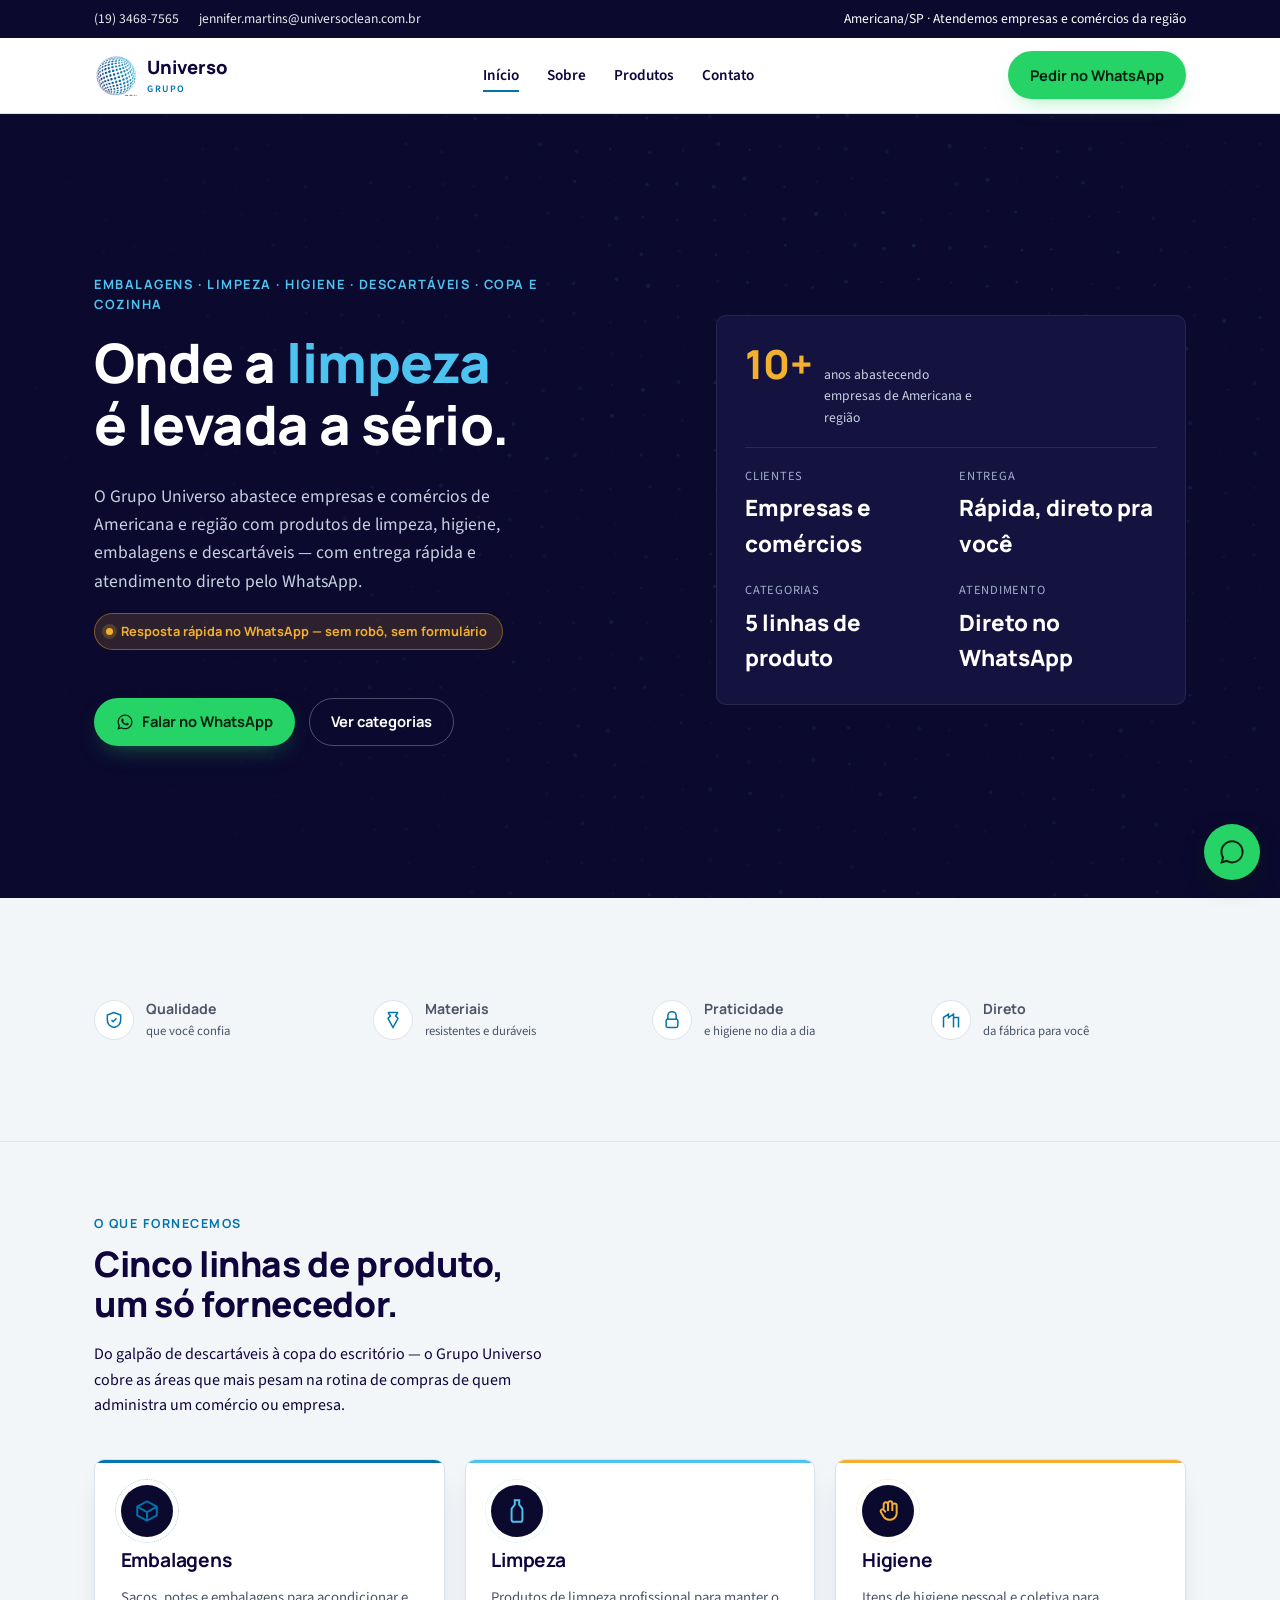
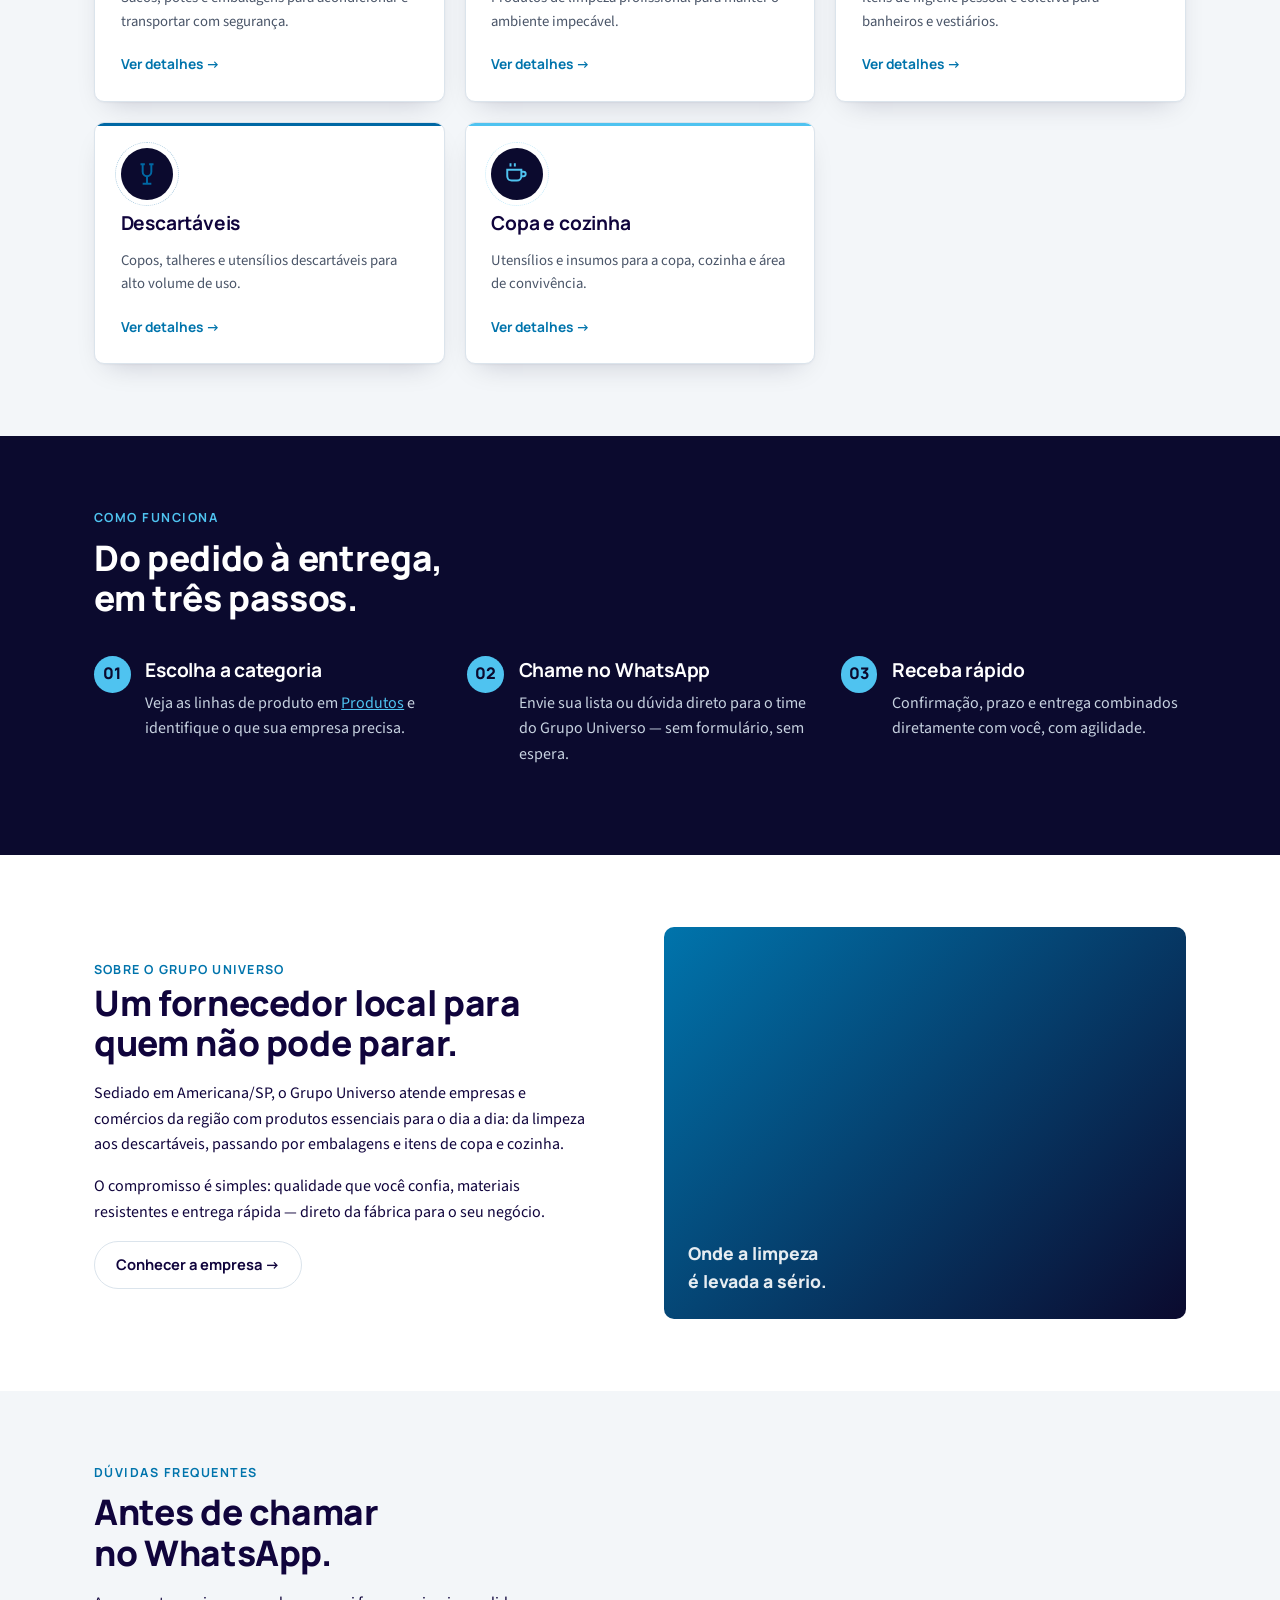
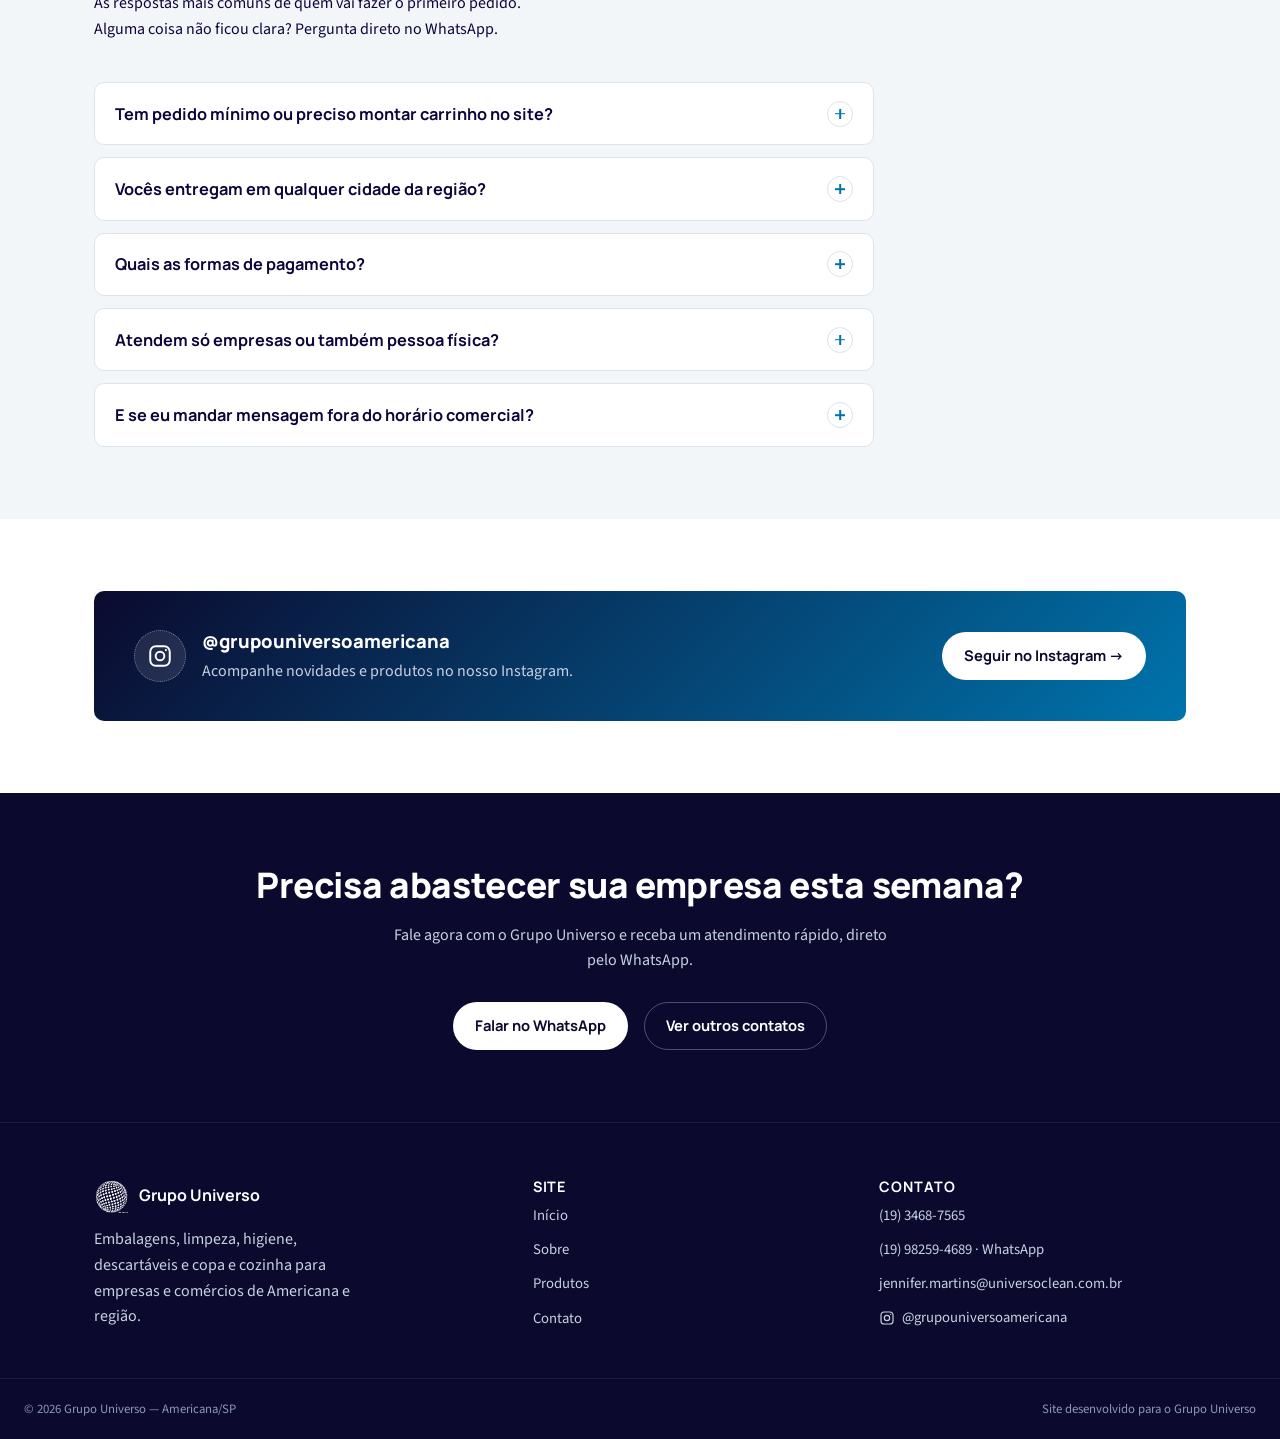
<file: index.html>
<!doctype html>
<html lang="pt-BR">
<head>
<meta charset="UTF-8">
<meta name="viewport" content="width=device-width, initial-scale=1.0">
<title>Grupo Universo — Embalagens, Limpeza e Descartáveis em Americana/SP</title>
<meta name="description" content="Grupo Universo: produtos de embalagens, limpeza, higiene, descartáveis e copa e cozinha para empresas e comércios. Entrega rápida em Americana/SP e região.">
<link rel="canonical" href="https://grupouniversoamericana.com/">
<meta property="og:type" content="website">
<meta property="og:locale" content="pt_BR">
<meta property="og:site_name" content="Grupo Universo">
<meta property="og:title" content="Grupo Universo — Embalagens, Limpeza e Descartáveis em Americana/SP">
<meta property="og:description" content="Produtos de embalagens, limpeza, higiene, descartáveis e copa e cozinha para empresas e comércios. Entrega rápida em Americana/SP e região.">
<meta property="og:url" content="https://grupouniversoamericana.com/">
<meta property="og:image" content="https://grupouniversoamericana.com/assets/logo.png">
<link rel="icon" href="assets/favicon-32.png" sizes="32x32">
<link rel="icon" href="assets/favicon-16.png" sizes="16x16">
<link rel="apple-touch-icon" href="assets/favicon-180.png">
<link rel="preconnect" href="https://fonts.googleapis.com">
<link rel="preconnect" href="https://fonts.gstatic.com" crossorigin>
<link href="https://fonts.googleapis.com/css2?family=Manrope:wght@700;800&family=Source+Sans+3:wght@400;600;700&display=swap" rel="stylesheet">
<link rel="stylesheet" href="css/style.css">
<script type="application/ld+json">
{
  "@context": "https://schema.org",
  "@type": "Store",
  "name": "Grupo Universo",
  "image": "https://grupouniversoamericana.com/assets/logo.png",
  "url": "https://grupouniversoamericana.com/",
  "telephone": "+551934687565",
  "email": "jennifer.martins@universoclean.com.br",
  "address": {
    "@type": "PostalAddress",
    "streetAddress": "Estrada da Servidão Bom Recreio, 530 — Galpão 05",
    "addressLocality": "Americana",
    "addressRegion": "SP",
    "postalCode": "13478-840",
    "addressCountry": "BR"
  },
  "areaServed": "Americana e região",
  "sameAs": ["https://www.instagram.com/grupouniversoamericana/"]
}
</script>
</head>
<body>

<div class="topbar">
  <div class="container">
    <div class="topbar-links">
      <a href="tel:+551934687565">(19) 3468-7565</a>
      <a href="mailto:jennifer.martins@universoclean.com.br">jennifer.martins@universoclean.com.br</a>
    </div>
    <div class="topbar-links">
      <span>Americana/SP · Atendemos empresas e comércios da região</span>
    </div>
  </div>
</div>

<header class="site">
  <div class="container">
    <a href="index.html" class="brand">
      <img src="assets/logo-icon.png" alt="">
      <span class="brand-word">Universo<span>Grupo</span></span>
    </a>
    <nav class="main" id="mainNav">
      <ul>
        <li><a href="index.html" aria-current="page">Início</a></li>
        <li><a href="sobre.html">Sobre</a></li>
        <li><a href="produtos.html">Produtos</a></li>
        <li><a href="contato.html">Contato</a></li>
      </ul>
    </nav>
    <div style="display:flex; align-items:center; gap:0.75rem;">
      <a class="btn btn-primary" href="https://wa.me/5519982594689?text=Ol%C3%A1!%20Vim%20pelo%20site%20e%20quero%20fazer%20um%20pedido." target="_blank" rel="noopener">
        Pedir no WhatsApp
      </a>
      <button class="nav-toggle" id="navToggle" aria-label="Abrir menu" aria-expanded="false" aria-controls="mainNav">
        <svg viewBox="0 0 24 24" fill="none" stroke="currentColor" stroke-width="2" stroke-linecap="round"><line x1="3" y1="6" x2="21" y2="6"/><line x1="3" y1="12" x2="21" y2="12"/><line x1="3" y1="18" x2="21" y2="18"/></svg>
      </button>
    </div>
  </div>
</header>

<section class="hero">
  <canvas class="dotfield" id="dotfield" aria-hidden="true"></canvas>
  <div class="container">
    <div>
      <p class="eyebrow">Embalagens · Limpeza · Higiene · Descartáveis · Copa e cozinha</p>
      <h1>Onde a <em>limpeza</em> é levada a sério.</h1>
      <p class="lede">O Grupo Universo abastece empresas e comércios de Americana e região com produtos de limpeza, higiene, embalagens e descartáveis — com entrega rápida e atendimento direto pelo WhatsApp.</p>
      <span class="badge badge-amber" style="margin-bottom:1.25rem;"><span class="dot"></span>Resposta rápida no WhatsApp — sem robô, sem formulário</span>
      <div class="actions">
        <a class="btn btn-primary" href="https://wa.me/5519982594689?text=Ol%C3%A1!%20Vim%20pelo%20site%20e%20quero%20fazer%20um%20pedido." target="_blank" rel="noopener">
          <svg viewBox="0 0 24 24" fill="currentColor" width="18" height="18"><path d="M12.04 2C6.58 2 2.13 6.45 2.13 11.91c0 1.75.46 3.39 1.26 4.81L2 22l5.42-1.42a9.87 9.87 0 0 0 4.62 1.17h.01c5.46 0 9.9-4.45 9.9-9.91C21.96 6.45 17.5 2 12.04 2Zm0 18.06h-.01a8.2 8.2 0 0 1-4.18-1.14l-.3-.18-3.12.82.83-3.04-.2-.31a8.19 8.19 0 0 1-1.26-4.3c0-4.53 3.69-8.22 8.24-8.22 2.2 0 4.27.86 5.82 2.41a8.16 8.16 0 0 1 2.41 5.82c0 4.54-3.69 8.14-8.23 8.14Zm4.52-6.16c-.25-.12-1.47-.72-1.7-.81-.23-.08-.39-.12-.56.13-.17.25-.64.81-.78.97-.14.17-.29.19-.54.06-.25-.12-1.04-.38-1.98-1.22-.73-.65-1.23-1.45-1.37-1.7-.14-.25-.02-.38.11-.5.11-.11.25-.29.37-.43.12-.15.16-.25.25-.42.08-.17.04-.31-.02-.43-.06-.12-.56-1.34-.76-1.84-.2-.48-.41-.42-.56-.42-.14 0-.31-.02-.48-.02-.17 0-.43.06-.66.31-.23.25-.86.84-.86 2.05 0 1.21.88 2.38 1 2.54.12.17 1.73 2.64 4.19 3.7.59.25 1.04.4 1.4.52.59.19 1.12.16 1.54.1.47-.07 1.47-.6 1.68-1.18.21-.58.21-1.08.15-1.18-.06-.1-.23-.16-.48-.28Z"/></svg>
          Falar no WhatsApp
        </a>
        <a class="btn btn-ghost" style="color:#fff; border-color:rgba(255,255,255,0.28);" href="produtos.html">Ver categorias</a>
      </div>
    </div>
    <div class="fact-card">
      <div class="fact-highlight">
        <strong>10+</strong>
        <span>anos abastecendo empresas de Americana e região</span>
      </div>
      <dl>
        <div><dt>Clientes</dt><dd>Empresas e comércios</dd></div>
        <div><dt>Entrega</dt><dd>Rápida, direto pra você</dd></div>
        <div><dt>Categorias</dt><dd>5 linhas de produto</dd></div>
        <div><dt>Atendimento</dt><dd>Direto no WhatsApp</dd></div>
      </dl>
    </div>
  </div>
</section>

<section class="trust-strip">
  <div class="container stagger">
    <div class="trust-item reveal">
      <span class="icon"><svg viewBox="0 0 24 24" fill="none" stroke="currentColor" stroke-width="1.8"><path d="M12 3 4 6v6c0 4.4 3.2 7.9 8 9 4.8-1.1 8-4.6 8-9V6l-8-3Z"/><path d="m9 12 2 2 4-4"/></svg></span>
      <span><strong>Qualidade</strong><span>que você confia</span></span>
    </div>
    <div class="trust-item reveal">
      <span class="icon"><svg viewBox="0 0 24 24" fill="none" stroke="currentColor" stroke-width="1.8"><path d="m6 3 3 4-3 3 6 11 6-11-3-3 3-4"/><path d="M6 3h12"/></svg></span>
      <span><strong>Materiais</strong><span>resistentes e duráveis</span></span>
    </div>
    <div class="trust-item reveal">
      <span class="icon"><svg viewBox="0 0 24 24" fill="none" stroke="currentColor" stroke-width="1.8"><path d="M7 11V7a5 5 0 0 1 10 0v4"/><rect x="5" y="11" width="14" height="10" rx="2"/></svg></span>
      <span><strong>Praticidade</strong><span>e higiene no dia a dia</span></span>
    </div>
    <div class="trust-item reveal">
      <span class="icon"><svg viewBox="0 0 24 24" fill="none" stroke="currentColor" stroke-width="1.8"><path d="M3 21V9l6-4v4l6-4v16"/><path d="M15 9h6v12"/><path d="M9 13h.01M9 17h.01M18 13h.01M18 17h.01"/></svg></span>
      <span><strong>Direto</strong><span>da fábrica para você</span></span>
    </div>
  </div>
</section>

<section class="on-paper">
  <div class="container">
    <div class="section-head">
      <span class="eyebrow">O que fornecemos</span>
      <h2>Cinco linhas de produto, um só fornecedor.</h2>
      <p>Do galpão de descartáveis à copa do escritório — o Grupo Universo cobre as áreas que mais pesam na rotina de compras de quem administra um comércio ou empresa.</p>
    </div>
    <div class="cat-grid stagger">
      <article class="cat-card reveal">
        <span class="icon"><svg viewBox="0 0 24 24" fill="none" stroke="currentColor" stroke-width="1.8"><path d="M21 8 12 3 3 8v8l9 5 9-5V8Z"/><path d="M3 8l9 5 9-5"/><path d="M12 13v8"/></svg></span>
        <h3>Embalagens</h3>
        <p>Sacos, potes e embalagens para acondicionar e transportar com segurança.</p>
        <a class="cat-link" href="produtos.html#embalagens">Ver detalhes →</a>
      </article>
      <article class="cat-card reveal">
        <span class="icon"><svg viewBox="0 0 24 24" fill="none" stroke="currentColor" stroke-width="1.8"><path d="M9 2h6M10 2v4l-3 4v10a2 2 0 0 0 2 2h6a2 2 0 0 0 2-2V10l-3-4V2"/></svg></span>
        <h3>Limpeza</h3>
        <p>Produtos de limpeza profissional para manter o ambiente impecável.</p>
        <a class="cat-link" href="produtos.html#limpeza">Ver detalhes →</a>
      </article>
      <article class="cat-card reveal">
        <span class="icon"><svg viewBox="0 0 24 24" fill="none" stroke="currentColor" stroke-width="1.8"><path d="M8 10V6a2 2 0 1 1 4 0v6M12 10V5a2 2 0 1 1 4 0v7M16 11V7a2 2 0 1 1 4 0v7c0 3.3-2.7 6-6 6h-1a6 6 0 0 1-5-2.7L5.4 13a1.7 1.7 0 0 1 2.7-2l1.9 2.3"/></svg></span>
        <h3>Higiene</h3>
        <p>Itens de higiene pessoal e coletiva para banheiros e vestiários.</p>
        <a class="cat-link" href="produtos.html#higiene">Ver detalhes →</a>
      </article>
      <article class="cat-card reveal">
        <span class="icon"><svg viewBox="0 0 24 24" fill="none" stroke="currentColor" stroke-width="1.8"><path d="M8 3v7a4 4 0 0 0 8 0V3M6 3h4M14 3h4"/><path d="M12 14v7"/><path d="M8 21h8"/></svg></span>
        <h3>Descartáveis</h3>
        <p>Copos, talheres e utensílios descartáveis para alto volume de uso.</p>
        <a class="cat-link" href="produtos.html#descartaveis">Ver detalhes →</a>
      </article>
      <article class="cat-card reveal">
        <span class="icon"><svg viewBox="0 0 24 24" fill="none" stroke="currentColor" stroke-width="1.8"><path d="M3 8h13v6a4 4 0 0 1-4 4H7a4 4 0 0 1-4-4V8Z"/><path d="M16 10h2a2 2 0 1 1 0 4h-2"/><path d="M6 2v3M10 2v3"/></svg></span>
        <h3>Copa e cozinha</h3>
        <p>Utensílios e insumos para a copa, cozinha e área de convivência.</p>
        <a class="cat-link" href="produtos.html#copa-cozinha">Ver detalhes →</a>
      </article>
    </div>
  </div>
</section>

<section class="on-navy">
  <div class="container">
    <div class="section-head">
      <span class="eyebrow">Como funciona</span>
      <h2>Do pedido à entrega, em três passos.</h2>
    </div>
    <div class="steps stagger">
      <div class="step reveal">
        <h3>Escolha a categoria</h3>
        <p>Veja as linhas de produto em <a href="produtos.html" style="color:var(--sky-400);">Produtos</a> e identifique o que sua empresa precisa.</p>
      </div>
      <div class="step reveal">
        <h3>Chame no WhatsApp</h3>
        <p>Envie sua lista ou dúvida direto para o time do Grupo Universo — sem formulário, sem espera.</p>
      </div>
      <div class="step reveal">
        <h3>Receba rápido</h3>
        <p>Confirmação, prazo e entrega combinados diretamente com você, com agilidade.</p>
      </div>
    </div>
  </div>
</section>

<section>
  <div class="container split reveal">
    <div>
      <span class="eyebrow" style="color:var(--blue-600); font-family:var(--font-display); font-weight:700; letter-spacing:0.1em; text-transform:uppercase; font-size:0.78rem;">Sobre o Grupo Universo</span>
      <h2>Um fornecedor local para quem não pode parar.</h2>
      <p>Sediado em Americana/SP, o Grupo Universo atende empresas e comércios da região com produtos essenciais para o dia a dia: da limpeza aos descartáveis, passando por embalagens e itens de copa e cozinha.</p>
      <p>O compromisso é simples: qualidade que você confia, materiais resistentes e entrega rápida — direto da fábrica para o seu negócio.</p>
      <a class="btn btn-ghost" href="sobre.html">Conhecer a empresa →</a>
    </div>
    <div class="art-swatch">
      <span>Onde a limpeza<br>é levada a sério.</span>
    </div>
  </div>
</section>

<section class="on-paper" id="faq">
  <div class="container">
    <div class="section-head">
      <span class="eyebrow">Dúvidas frequentes</span>
      <h2>Antes de chamar no WhatsApp.</h2>
      <p>As respostas mais comuns de quem vai fazer o primeiro pedido. Alguma coisa não ficou clara? Pergunta direto no WhatsApp.</p>
    </div>
    <div class="faq">
      <details>
        <summary>Tem pedido mínimo ou preciso montar carrinho no site?<span class="plus"></span></summary>
        <p class="faq-a">Não trabalhamos com carrinho de compras online. Você manda sua lista pelo WhatsApp e a gente confirma na hora o que está disponível, o preço e o prazo — sem burocracia.</p>
      </details>
      <details>
        <summary>Vocês entregam em qualquer cidade da região?<span class="plus"></span></summary>
        <p class="faq-a">Atendemos Americana e cidades vizinhas. Chama no WhatsApp com o seu endereço que a gente confirma o prazo de entrega para o seu caso.</p>
      </details>
      <details>
        <summary>Quais as formas de pagamento?<span class="plus"></span></summary>
        <p class="faq-a">A forma de pagamento é combinada direto com você no WhatsApp, de acordo com o seu pedido.</p>
      </details>
      <details>
        <summary>Atendem só empresas ou também pessoa física?<span class="plus"></span></summary>
        <p class="faq-a">Nosso foco é abastecer empresas e comércios que compram em volume — restaurantes, escritórios, indústrias e afins. Ficou com dúvida se atendemos o seu caso? É só perguntar no WhatsApp.</p>
      </details>
      <details>
        <summary>E se eu mandar mensagem fora do horário comercial?<span class="plus"></span></summary>
        <p class="faq-a">Sem problema — pode mandar a qualquer hora. Respondemos assim que possível, geralmente ainda no mesmo dia útil.</p>
      </details>
    </div>
  </div>
</section>

<section>
  <div class="container">
    <div class="social-cta">
      <div class="social-text">
        <span class="social-icon">
          <svg viewBox="0 0 24 24" width="26" height="26" fill="none" stroke="currentColor" stroke-width="1.8"><rect x="3" y="3" width="18" height="18" rx="5"/><circle cx="12" cy="12" r="4"/><circle cx="17.5" cy="6.5" r="1" fill="currentColor" stroke="none"/></svg>
        </span>
        <div>
          <span class="handle">@grupouniversoamericana</span>
          <p>Acompanhe novidades e produtos no nosso Instagram.</p>
        </div>
      </div>
      <a class="btn btn-light" href="https://www.instagram.com/grupouniversoamericana/" target="_blank" rel="noopener">Seguir no Instagram →</a>
    </div>
  </div>
</section>

<section class="cta-band">
  <div class="container">
    <h2>Precisa abastecer sua empresa esta semana?</h2>
    <p>Fale agora com o Grupo Universo e receba um atendimento rápido, direto pelo WhatsApp.</p>
    <div class="actions">
      <a class="btn btn-light" href="https://wa.me/5519982594689?text=Ol%C3%A1!%20Vim%20pelo%20site%20e%20quero%20fazer%20um%20pedido." target="_blank" rel="noopener">Falar no WhatsApp</a>
      <a class="btn btn-ghost" style="color:#fff; border-color:rgba(255,255,255,0.28);" href="contato.html">Ver outros contatos</a>
    </div>
  </div>
</section>

<footer class="site">
  <div class="container">
    <div>
      <div class="footer-brand">
        <img src="assets/logo-icon.png" alt="">
        <strong>Grupo Universo</strong>
      </div>
      <p style="color:#c7d2e0; max-width:34ch;">Embalagens, limpeza, higiene, descartáveis e copa e cozinha para empresas e comércios de Americana e região.</p>
    </div>
    <div>
      <h4>Site</h4>
      <ul>
        <li><a href="index.html">Início</a></li>
        <li><a href="sobre.html">Sobre</a></li>
        <li><a href="produtos.html">Produtos</a></li>
        <li><a href="contato.html">Contato</a></li>
      </ul>
    </div>
    <div>
      <h4>Contato</h4>
      <ul>
        <li><a href="tel:+551934687565">(19) 3468-7565</a></li>
        <li><a href="https://wa.me/5519982594689" target="_blank" rel="noopener">(19) 98259-4689 · WhatsApp</a></li>
        <li><a href="mailto:jennifer.martins@universoclean.com.br">jennifer.martins@universoclean.com.br</a></li>
        <li><a href="https://www.instagram.com/grupouniversoamericana/" target="_blank" rel="noopener" style="display:inline-flex; align-items:center; gap:0.4rem;"><svg viewBox="0 0 24 24" width="16" height="16" fill="none" stroke="currentColor" stroke-width="1.8"><rect x="3" y="3" width="18" height="18" rx="5"/><circle cx="12" cy="12" r="4"/><circle cx="17.5" cy="6.5" r="1" fill="currentColor" stroke="none"/></svg>@grupouniversoamericana</a></li>
      </ul>
    </div>
  </div>
  <div class="footer-bottom">
    <span>© <span id="year"></span> Grupo Universo — Americana/SP</span>
    <span>Site desenvolvido para o Grupo Universo</span>
  </div>
</footer>

<a class="wa-float" href="https://wa.me/5519982594689?text=Ol%C3%A1!%20Vim%20pelo%20site%20e%20quero%20fazer%20um%20pedido." target="_blank" rel="noopener" aria-label="Falar no WhatsApp">
  <svg viewBox="0 0 24 24" width="28" height="28" fill="currentColor"><path d="M12.04 2C6.58 2 2.13 6.45 2.13 11.91c0 1.75.46 3.39 1.26 4.81L2 22l5.42-1.42a9.87 9.87 0 0 0 4.62 1.17h.01c5.46 0 9.9-4.45 9.9-9.91C21.96 6.45 17.5 2 12.04 2Zm0 18.06h-.01a8.2 8.2 0 0 1-4.18-1.14l-.3-.18-3.12.82.83-3.04-.2-.31a8.19 8.19 0 0 1-1.26-4.3c0-4.53 3.69-8.22 8.24-8.22 2.2 0 4.27.86 5.82 2.41a8.16 8.16 0 0 1 2.41 5.82c0 4.54-3.69 8.14-8.23 8.14Z"/></svg>
</a>

<div class="mobile-cta-bar">
  <a class="btn btn-ghost btn-icon" href="tel:+551934687565" aria-label="Ligar para o Grupo Universo">
    <svg viewBox="0 0 24 24" width="20" height="20" fill="none" stroke="currentColor" stroke-width="1.8"><path d="M22 16.92v3a2 2 0 0 1-2.18 2 19.79 19.79 0 0 1-8.63-3.07 19.5 19.5 0 0 1-6-6 19.79 19.79 0 0 1-3.07-8.67A2 2 0 0 1 4.11 2h3a2 2 0 0 1 2 1.72c.13.96.36 1.9.68 2.81a2 2 0 0 1-.45 2.11L8.09 9.91a16 16 0 0 0 6 6l1.27-1.27a2 2 0 0 1 2.11-.45c.91.32 1.85.55 2.81.68A2 2 0 0 1 22 16.92Z"/></svg>
  </a>
  <a class="btn btn-primary" href="https://wa.me/5519982594689?text=Ol%C3%A1!%20Vim%20pelo%20site%20e%20quero%20fazer%20um%20pedido." target="_blank" rel="noopener">
    <svg viewBox="0 0 24 24" fill="currentColor" width="18" height="18"><path d="M12.04 2C6.58 2 2.13 6.45 2.13 11.91c0 1.75.46 3.39 1.26 4.81L2 22l5.42-1.42a9.87 9.87 0 0 0 4.62 1.17h.01c5.46 0 9.9-4.45 9.9-9.91C21.96 6.45 17.5 2 12.04 2Zm0 18.06h-.01a8.2 8.2 0 0 1-4.18-1.14l-.3-.18-3.12.82.83-3.04-.2-.31a8.19 8.19 0 0 1-1.26-4.3c0-4.53 3.69-8.22 8.24-8.22 2.2 0 4.27.86 5.82 2.41a8.16 8.16 0 0 1 2.41 5.82c0 4.54-3.69 8.14-8.23 8.14Z"/></svg>
    Falar no WhatsApp
  </a>
</div>

<script src="js/main.js"></script>
</body>
</html>
</file>
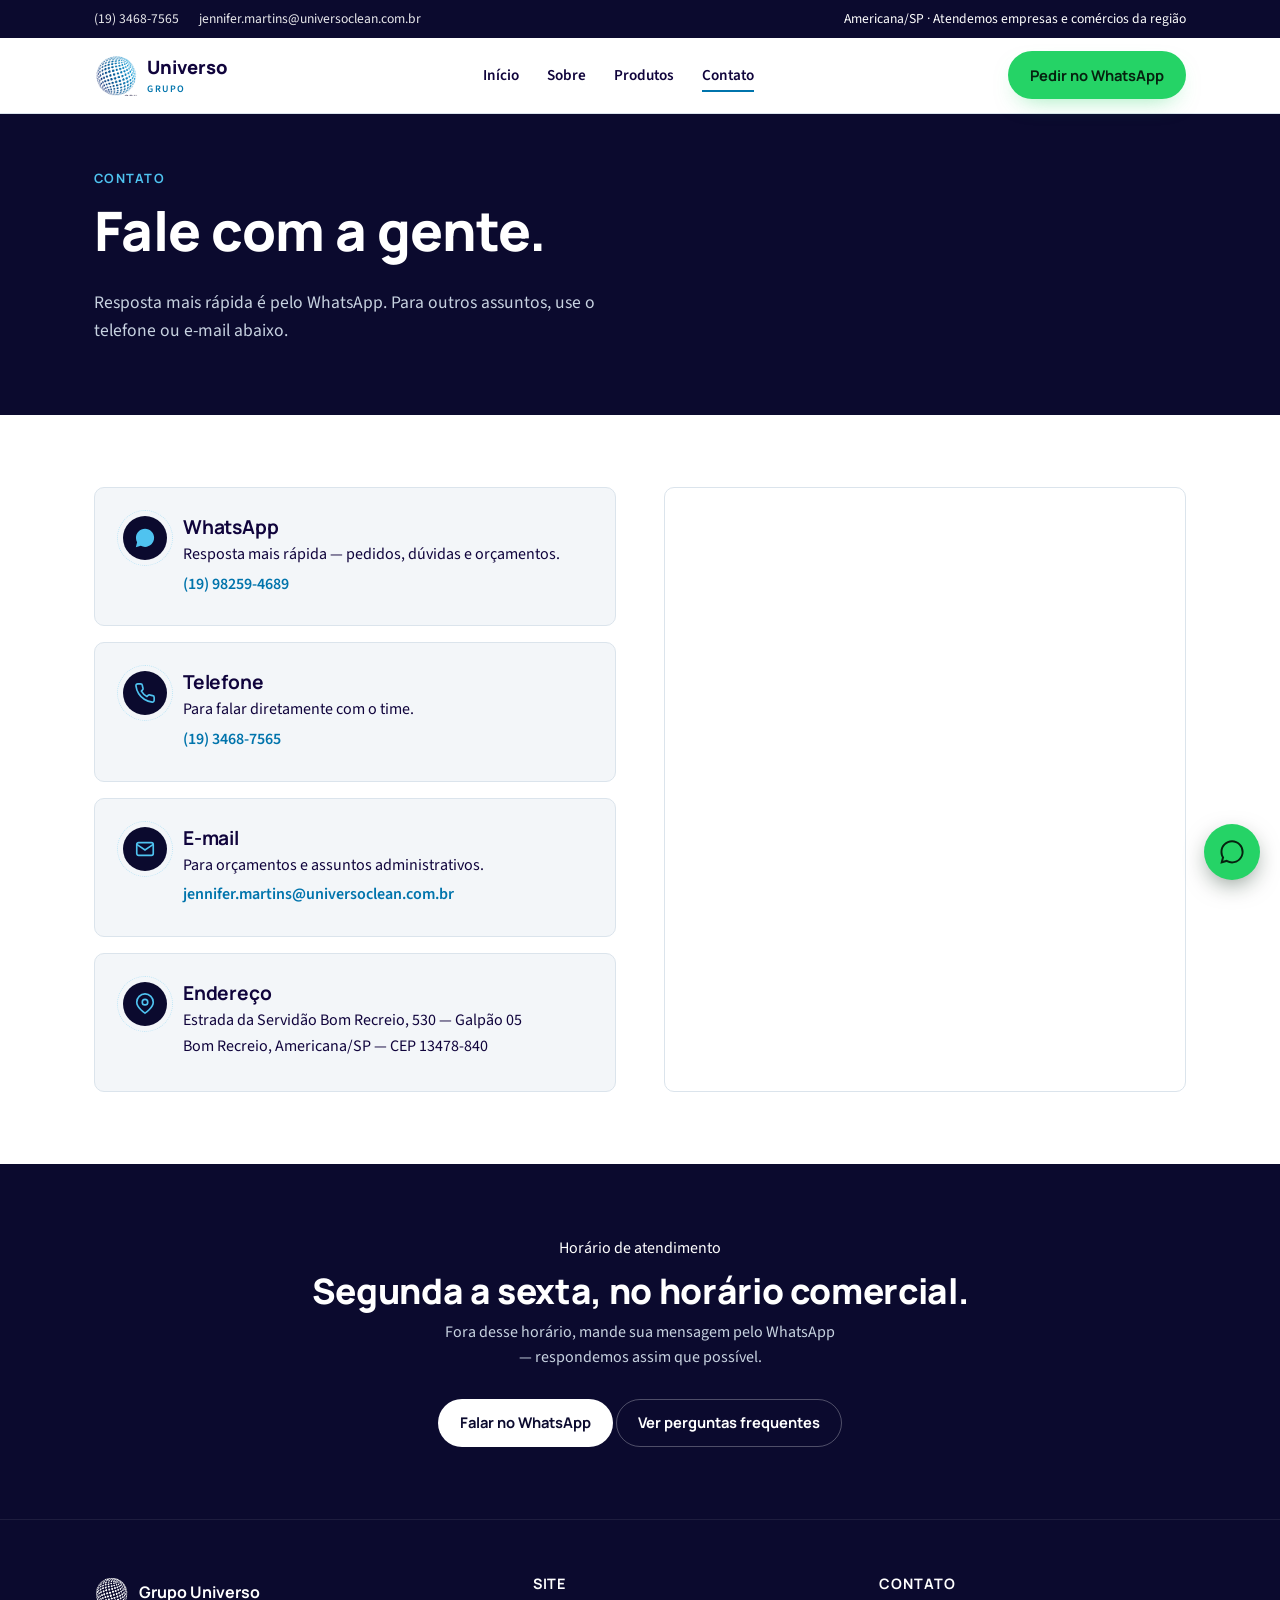
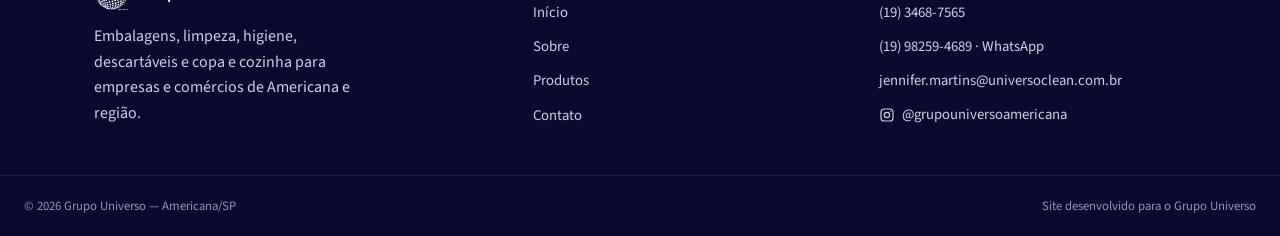
<file: contato.html>
<!doctype html>
<html lang="pt-BR">
<head>
<meta charset="UTF-8">
<meta name="viewport" content="width=device-width, initial-scale=1.0">
<title>Contato — Grupo Universo</title>
<meta name="description" content="Fale com o Grupo Universo: telefone, WhatsApp, e-mail e endereço em Americana/SP.">
<link rel="canonical" href="https://grupouniversoamericana.com/contato.html">
<meta property="og:type" content="website">
<meta property="og:locale" content="pt_BR">
<meta property="og:site_name" content="Grupo Universo">
<meta property="og:title" content="Contato — Grupo Universo">
<meta property="og:description" content="Telefone, WhatsApp, e-mail e endereço do Grupo Universo em Americana/SP.">
<meta property="og:url" content="https://grupouniversoamericana.com/contato.html">
<meta property="og:image" content="https://grupouniversoamericana.com/assets/logo.png">
<link rel="icon" href="assets/favicon-32.png" sizes="32x32">
<link rel="icon" href="assets/favicon-16.png" sizes="16x16">
<link rel="apple-touch-icon" href="assets/favicon-180.png">
<link rel="preconnect" href="https://fonts.googleapis.com">
<link rel="preconnect" href="https://fonts.gstatic.com" crossorigin>
<link href="https://fonts.googleapis.com/css2?family=Manrope:wght@700;800&family=Source+Sans+3:wght@400;600;700&display=swap" rel="stylesheet">
<link rel="stylesheet" href="css/style.css">
<script type="application/ld+json">
{
  "@context": "https://schema.org",
  "@type": "Store",
  "name": "Grupo Universo",
  "image": "https://grupouniversoamericana.com/assets/logo.png",
  "url": "https://grupouniversoamericana.com/contato.html",
  "telephone": "+551934687565",
  "email": "jennifer.martins@universoclean.com.br",
  "address": {
    "@type": "PostalAddress",
    "streetAddress": "Estrada da Servidão Bom Recreio, 530 — Galpão 05",
    "addressLocality": "Americana",
    "addressRegion": "SP",
    "postalCode": "13478-840",
    "addressCountry": "BR"
  },
  "areaServed": "Americana e região",
  "sameAs": ["https://www.instagram.com/grupouniversoamericana/"]
}
</script>
</head>
<body>

<div class="topbar">
  <div class="container">
    <div class="topbar-links">
      <a href="tel:+551934687565">(19) 3468-7565</a>
      <a href="mailto:jennifer.martins@universoclean.com.br">jennifer.martins@universoclean.com.br</a>
    </div>
    <div class="topbar-links">
      <span>Americana/SP · Atendemos empresas e comércios da região</span>
    </div>
  </div>
</div>

<header class="site">
  <div class="container">
    <a href="index.html" class="brand">
      <img src="assets/logo-icon.png" alt="">
      <span class="brand-word">Universo<span>Grupo</span></span>
    </a>
    <nav class="main" id="mainNav">
      <ul>
        <li><a href="index.html">Início</a></li>
        <li><a href="sobre.html">Sobre</a></li>
        <li><a href="produtos.html">Produtos</a></li>
        <li><a href="contato.html" aria-current="page">Contato</a></li>
      </ul>
    </nav>
    <div style="display:flex; align-items:center; gap:0.75rem;">
      <a class="btn btn-primary" href="https://wa.me/5519982594689?text=Ol%C3%A1!%20Vim%20pelo%20site%20e%20quero%20fazer%20um%20pedido." target="_blank" rel="noopener">Pedir no WhatsApp</a>
      <button class="nav-toggle" id="navToggle" aria-label="Abrir menu" aria-expanded="false" aria-controls="mainNav">
        <svg viewBox="0 0 24 24" fill="none" stroke="currentColor" stroke-width="2" stroke-linecap="round"><line x1="3" y1="6" x2="21" y2="6"/><line x1="3" y1="12" x2="21" y2="12"/><line x1="3" y1="18" x2="21" y2="18"/></svg>
      </button>
    </div>
  </div>
</header>

<section class="page-hero">
  <div class="container">
    <span class="eyebrow">Contato</span>
    <h1>Fale com a gente.</h1>
    <p class="lede" style="max-width:56ch;">Resposta mais rápida é pelo WhatsApp. Para outros assuntos, use o telefone ou e-mail abaixo.</p>
  </div>
</section>

<section>
  <div class="container contact-grid">
    <div class="contact-list stagger">
      <div class="contact-card reveal">
        <span class="icon"><svg viewBox="0 0 24 24" fill="currentColor" width="22" height="22"><path d="M12.04 2C6.58 2 2.13 6.45 2.13 11.91c0 1.75.46 3.39 1.26 4.81L2 22l5.42-1.42a9.87 9.87 0 0 0 4.62 1.17h.01c5.46 0 9.9-4.45 9.9-9.91C21.96 6.45 17.5 2 12.04 2Z"/></svg></span>
        <div>
          <h3>WhatsApp</h3>
          <p style="margin-bottom:0.25rem;">Resposta mais rápida — pedidos, dúvidas e orçamentos.</p>
          <a href="https://wa.me/5519982594689?text=Ol%C3%A1!%20Vim%20pelo%20site%20e%20quero%20fazer%20um%20pedido." target="_blank" rel="noopener">(19) 98259-4689</a>
        </div>
      </div>
      <div class="contact-card reveal">
        <span class="icon"><svg viewBox="0 0 24 24" fill="none" stroke="currentColor" stroke-width="1.8"><path d="M22 16.92v3a2 2 0 0 1-2.18 2 19.79 19.79 0 0 1-8.63-3.07 19.5 19.5 0 0 1-6-6 19.79 19.79 0 0 1-3.07-8.67A2 2 0 0 1 4.11 2h3a2 2 0 0 1 2 1.72c.13.96.36 1.9.68 2.81a2 2 0 0 1-.45 2.11L8.09 9.91a16 16 0 0 0 6 6l1.27-1.27a2 2 0 0 1 2.11-.45c.91.32 1.85.55 2.81.68A2 2 0 0 1 22 16.92Z"/></svg></span>
        <div>
          <h3>Telefone</h3>
          <p style="margin-bottom:0.25rem;">Para falar diretamente com o time.</p>
          <a href="tel:+551934687565">(19) 3468-7565</a>
        </div>
      </div>
      <div class="contact-card reveal">
        <span class="icon"><svg viewBox="0 0 24 24" fill="none" stroke="currentColor" stroke-width="1.8"><rect x="3" y="5" width="18" height="14" rx="2"/><path d="m3 7 9 6 9-6"/></svg></span>
        <div>
          <h3>E-mail</h3>
          <p style="margin-bottom:0.25rem;">Para orçamentos e assuntos administrativos.</p>
          <a href="mailto:jennifer.martins@universoclean.com.br">jennifer.martins@universoclean.com.br</a>
        </div>
      </div>
      <div class="contact-card reveal">
        <span class="icon"><svg viewBox="0 0 24 24" fill="none" stroke="currentColor" stroke-width="1.8"><path d="M21 10c0 6-9 12-9 12s-9-6-9-12a9 9 0 0 1 18 0Z"/><circle cx="12" cy="10" r="3"/></svg></span>
        <div>
          <h3>Endereço</h3>
          <p style="margin-bottom:0.25rem;">Estrada da Servidão Bom Recreio, 530 — Galpão 05<br>Bom Recreio, Americana/SP — CEP 13478-840</p>
        </div>
      </div>
    </div>
    <div class="map-frame reveal">
      <iframe
        title="Localização do Grupo Universo em Americana/SP"
        loading="lazy"
        referrerpolicy="no-referrer-when-downgrade"
        src="https://www.google.com/maps?q=Estrada+da+Servid%C3%A3o+Bom+Recreio,+530,+Bom+Recreio,+Americana+-+SP,+13478-840&output=embed">
      </iframe>
    </div>
  </div>
</section>

<section class="on-navy">
  <div class="container" style="text-align:center;">
    <span class="eyebrow" style="display:block; margin-bottom:0.6rem;">Horário de atendimento</span>
    <h2 style="margin-bottom:0.5rem;">Segunda a sexta, no horário comercial.</h2>
    <p style="max-width:50ch; margin:0 auto 1.75rem;">Fora desse horário, mande sua mensagem pelo WhatsApp — respondemos assim que possível.</p>
    <div class="actions" style="justify-content:center;">
      <a class="btn btn-light" href="https://wa.me/5519982594689?text=Ol%C3%A1!%20Vim%20pelo%20site%20e%20quero%20fazer%20um%20pedido." target="_blank" rel="noopener">Falar no WhatsApp</a>
      <a class="btn btn-ghost" style="color:#fff; border-color:rgba(255,255,255,0.28);" href="index.html#faq">Ver perguntas frequentes</a>
    </div>
  </div>
</section>

<footer class="site">
  <div class="container">
    <div>
      <div class="footer-brand">
        <img src="assets/logo-icon.png" alt="">
        <strong>Grupo Universo</strong>
      </div>
      <p style="color:#c7d2e0; max-width:34ch;">Embalagens, limpeza, higiene, descartáveis e copa e cozinha para empresas e comércios de Americana e região.</p>
    </div>
    <div>
      <h4>Site</h4>
      <ul>
        <li><a href="index.html">Início</a></li>
        <li><a href="sobre.html">Sobre</a></li>
        <li><a href="produtos.html">Produtos</a></li>
        <li><a href="contato.html">Contato</a></li>
      </ul>
    </div>
    <div>
      <h4>Contato</h4>
      <ul>
        <li><a href="tel:+551934687565">(19) 3468-7565</a></li>
        <li><a href="https://wa.me/5519982594689" target="_blank" rel="noopener">(19) 98259-4689 · WhatsApp</a></li>
        <li><a href="mailto:jennifer.martins@universoclean.com.br">jennifer.martins@universoclean.com.br</a></li>
        <li><a href="https://www.instagram.com/grupouniversoamericana/" target="_blank" rel="noopener" style="display:inline-flex; align-items:center; gap:0.4rem;"><svg viewBox="0 0 24 24" width="16" height="16" fill="none" stroke="currentColor" stroke-width="1.8"><rect x="3" y="3" width="18" height="18" rx="5"/><circle cx="12" cy="12" r="4"/><circle cx="17.5" cy="6.5" r="1" fill="currentColor" stroke="none"/></svg>@grupouniversoamericana</a></li>
      </ul>
    </div>
  </div>
  <div class="footer-bottom">
    <span>© <span id="year"></span> Grupo Universo — Americana/SP</span>
    <span>Site desenvolvido para o Grupo Universo</span>
  </div>
</footer>

<a class="wa-float" href="https://wa.me/5519982594689?text=Ol%C3%A1!%20Vim%20pelo%20site%20e%20quero%20fazer%20um%20pedido." target="_blank" rel="noopener" aria-label="Falar no WhatsApp">
  <svg viewBox="0 0 24 24" width="28" height="28" fill="currentColor"><path d="M12.04 2C6.58 2 2.13 6.45 2.13 11.91c0 1.75.46 3.39 1.26 4.81L2 22l5.42-1.42a9.87 9.87 0 0 0 4.62 1.17h.01c5.46 0 9.9-4.45 9.9-9.91C21.96 6.45 17.5 2 12.04 2Zm0 18.06h-.01a8.2 8.2 0 0 1-4.18-1.14l-.3-.18-3.12.82.83-3.04-.2-.31a8.19 8.19 0 0 1-1.26-4.3c0-4.53 3.69-8.22 8.24-8.22 2.2 0 4.27.86 5.82 2.41a8.16 8.16 0 0 1 2.41 5.82c0 4.54-3.69 8.14-8.23 8.14Z"/></svg>
</a>

<div class="mobile-cta-bar">
  <a class="btn btn-ghost btn-icon" href="tel:+551934687565" aria-label="Ligar para o Grupo Universo">
    <svg viewBox="0 0 24 24" width="20" height="20" fill="none" stroke="currentColor" stroke-width="1.8"><path d="M22 16.92v3a2 2 0 0 1-2.18 2 19.79 19.79 0 0 1-8.63-3.07 19.5 19.5 0 0 1-6-6 19.79 19.79 0 0 1-3.07-8.67A2 2 0 0 1 4.11 2h3a2 2 0 0 1 2 1.72c.13.96.36 1.9.68 2.81a2 2 0 0 1-.45 2.11L8.09 9.91a16 16 0 0 0 6 6l1.27-1.27a2 2 0 0 1 2.11-.45c.91.32 1.85.55 2.81.68A2 2 0 0 1 22 16.92Z"/></svg>
  </a>
  <a class="btn btn-primary" href="https://wa.me/5519982594689?text=Ol%C3%A1!%20Vim%20pelo%20site%20e%20quero%20fazer%20um%20pedido." target="_blank" rel="noopener">
    <svg viewBox="0 0 24 24" fill="currentColor" width="18" height="18"><path d="M12.04 2C6.58 2 2.13 6.45 2.13 11.91c0 1.75.46 3.39 1.26 4.81L2 22l5.42-1.42a9.87 9.87 0 0 0 4.62 1.17h.01c5.46 0 9.9-4.45 9.9-9.91C21.96 6.45 17.5 2 12.04 2Zm0 18.06h-.01a8.2 8.2 0 0 1-4.18-1.14l-.3-.18-3.12.82.83-3.04-.2-.31a8.19 8.19 0 0 1-1.26-4.3c0-4.53 3.69-8.22 8.24-8.22 2.2 0 4.27.86 5.82 2.41a8.16 8.16 0 0 1 2.41 5.82c0 4.54-3.69 8.14-8.23 8.14Z"/></svg>
    Falar no WhatsApp
  </a>
</div>

<script src="js/main.js"></script>
</body>
</html>
</file>
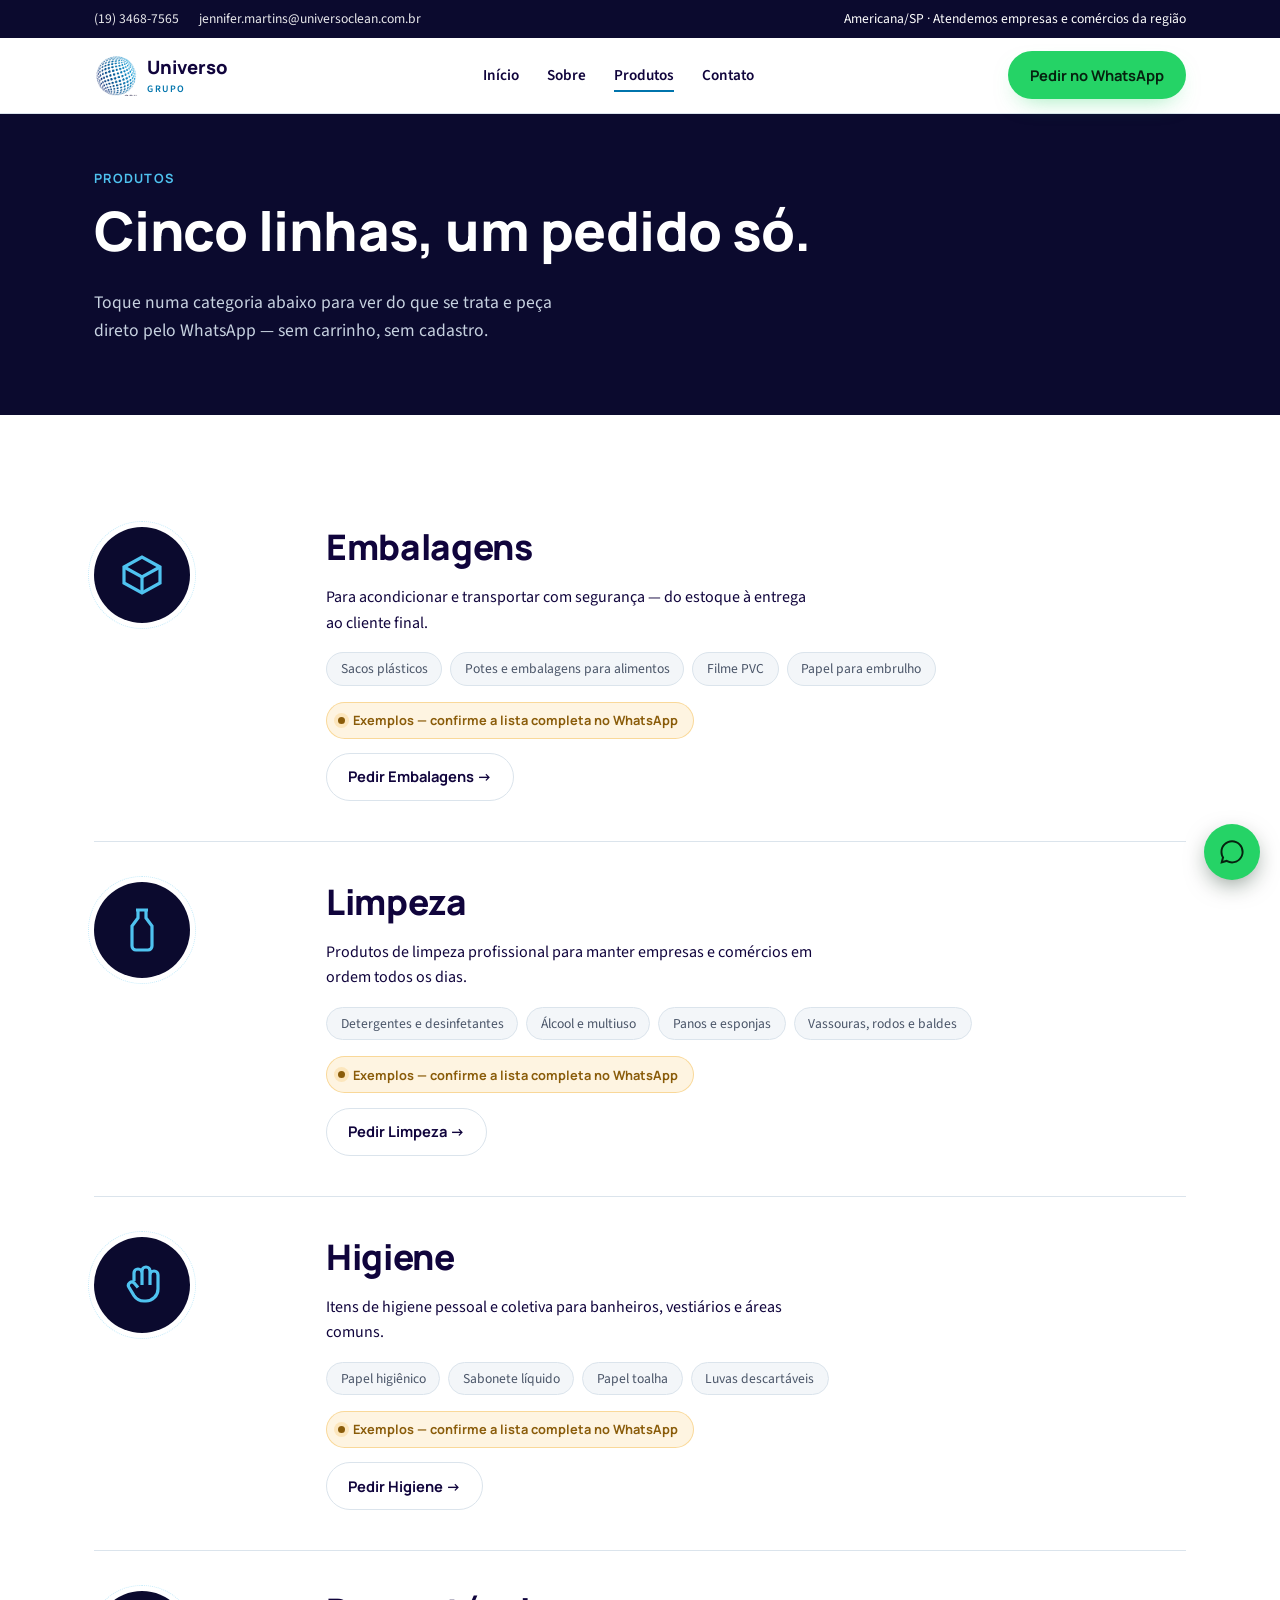
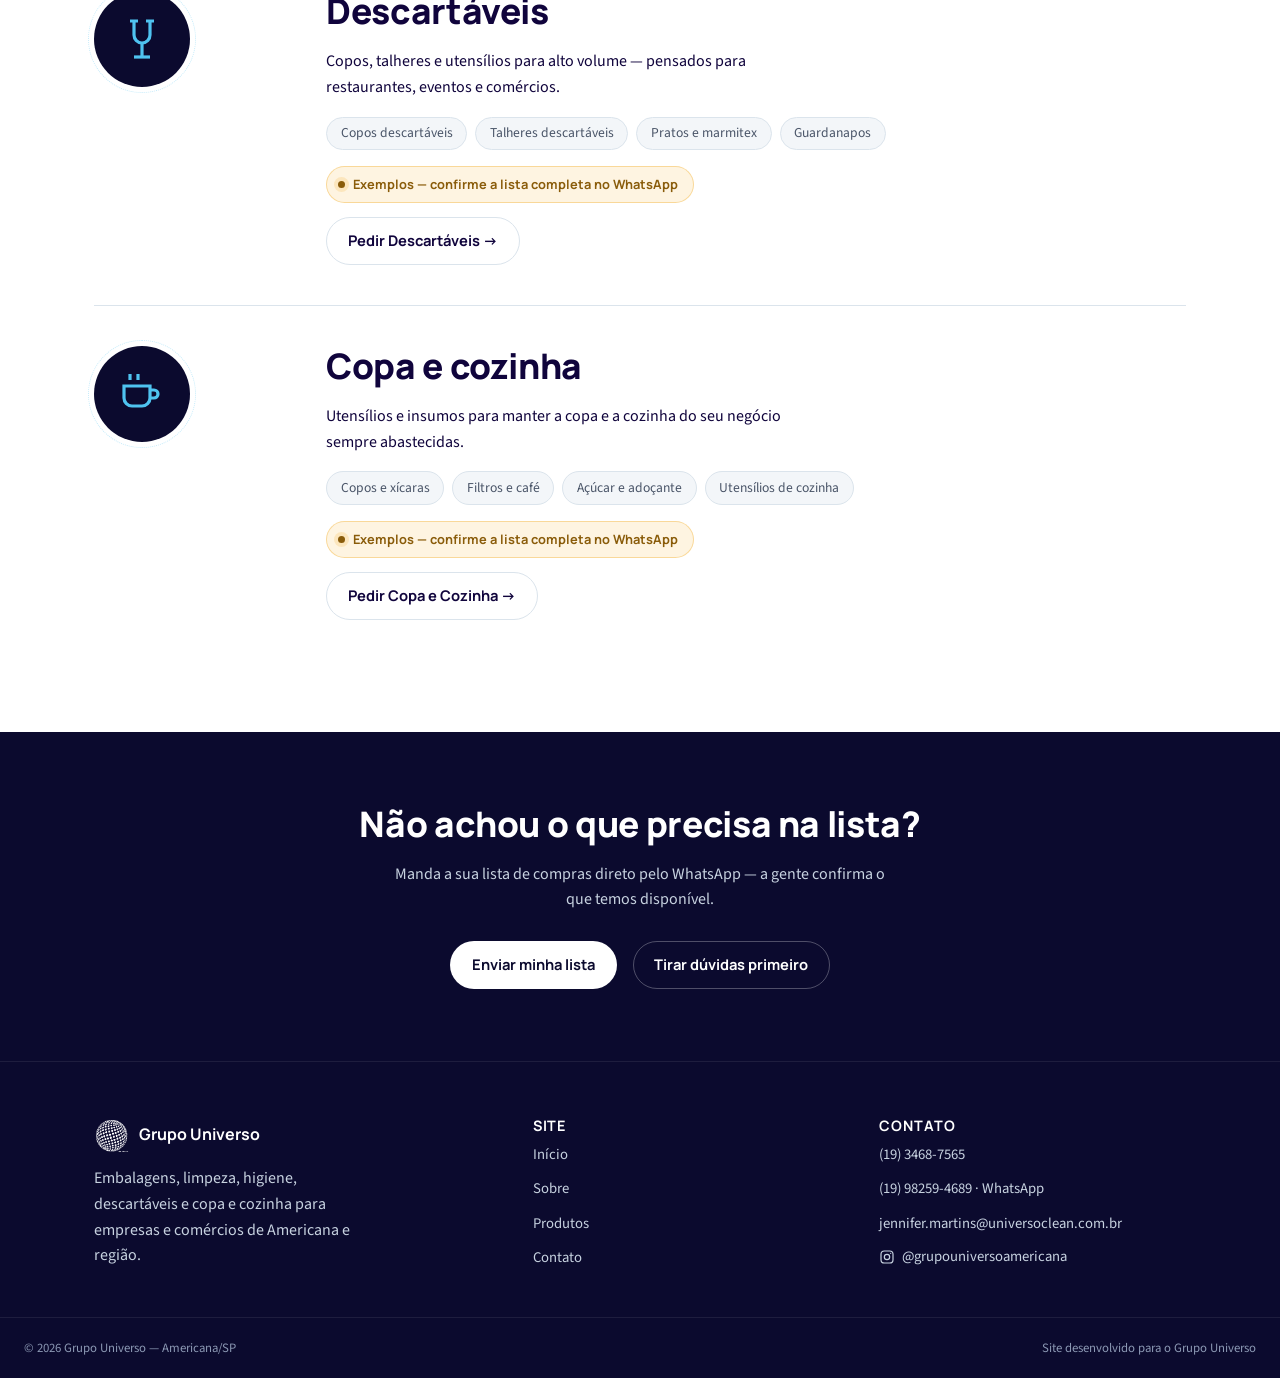
<file: produtos.html>
<!doctype html>
<html lang="pt-BR">
<head>
<meta charset="UTF-8">
<meta name="viewport" content="width=device-width, initial-scale=1.0">
<title>Produtos — Grupo Universo</title>
<meta name="description" content="Embalagens, limpeza, higiene, descartáveis e copa e cozinha: conheça as linhas de produto do Grupo Universo e peça pelo WhatsApp.">
<link rel="canonical" href="https://grupouniversoamericana.com/produtos.html">
<meta property="og:type" content="website">
<meta property="og:locale" content="pt_BR">
<meta property="og:site_name" content="Grupo Universo">
<meta property="og:title" content="Produtos — Grupo Universo">
<meta property="og:description" content="Embalagens, limpeza, higiene, descartáveis e copa e cozinha: conheça as linhas de produto do Grupo Universo e peça pelo WhatsApp.">
<meta property="og:url" content="https://grupouniversoamericana.com/produtos.html">
<meta property="og:image" content="https://grupouniversoamericana.com/assets/logo.png">
<link rel="icon" href="assets/favicon-32.png" sizes="32x32">
<link rel="icon" href="assets/favicon-16.png" sizes="16x16">
<link rel="apple-touch-icon" href="assets/favicon-180.png">
<link rel="preconnect" href="https://fonts.googleapis.com">
<link rel="preconnect" href="https://fonts.gstatic.com" crossorigin>
<link href="https://fonts.googleapis.com/css2?family=Manrope:wght@700;800&family=Source+Sans+3:wght@400;600;700&display=swap" rel="stylesheet">
<link rel="stylesheet" href="css/style.css">
<script type="application/ld+json">
{
  "@context": "https://schema.org",
  "@type": "Store",
  "name": "Grupo Universo",
  "image": "https://grupouniversoamericana.com/assets/logo.png",
  "url": "https://grupouniversoamericana.com/produtos.html",
  "telephone": "+551934687565",
  "email": "jennifer.martins@universoclean.com.br",
  "address": {
    "@type": "PostalAddress",
    "streetAddress": "Estrada da Servidão Bom Recreio, 530 — Galpão 05",
    "addressLocality": "Americana",
    "addressRegion": "SP",
    "postalCode": "13478-840",
    "addressCountry": "BR"
  },
  "areaServed": "Americana e região",
  "sameAs": ["https://www.instagram.com/grupouniversoamericana/"]
}
</script>
</head>
<body>

<div class="topbar">
  <div class="container">
    <div class="topbar-links">
      <a href="tel:+551934687565">(19) 3468-7565</a>
      <a href="mailto:jennifer.martins@universoclean.com.br">jennifer.martins@universoclean.com.br</a>
    </div>
    <div class="topbar-links">
      <span>Americana/SP · Atendemos empresas e comércios da região</span>
    </div>
  </div>
</div>

<header class="site">
  <div class="container">
    <a href="index.html" class="brand">
      <img src="assets/logo-icon.png" alt="">
      <span class="brand-word">Universo<span>Grupo</span></span>
    </a>
    <nav class="main" id="mainNav">
      <ul>
        <li><a href="index.html">Início</a></li>
        <li><a href="sobre.html">Sobre</a></li>
        <li><a href="produtos.html" aria-current="page">Produtos</a></li>
        <li><a href="contato.html">Contato</a></li>
      </ul>
    </nav>
    <div style="display:flex; align-items:center; gap:0.75rem;">
      <a class="btn btn-primary" href="https://wa.me/5519982594689?text=Ol%C3%A1!%20Vim%20pelo%20site%20e%20quero%20fazer%20um%20pedido." target="_blank" rel="noopener">Pedir no WhatsApp</a>
      <button class="nav-toggle" id="navToggle" aria-label="Abrir menu" aria-expanded="false" aria-controls="mainNav">
        <svg viewBox="0 0 24 24" fill="none" stroke="currentColor" stroke-width="2" stroke-linecap="round"><line x1="3" y1="6" x2="21" y2="6"/><line x1="3" y1="12" x2="21" y2="12"/><line x1="3" y1="18" x2="21" y2="18"/></svg>
      </button>
    </div>
  </div>
</header>

<section class="page-hero">
  <div class="container">
    <span class="eyebrow">Produtos</span>
    <h1>Cinco linhas, um pedido só.</h1>
    <p class="lede" style="max-width:56ch;">Toque numa categoria abaixo para ver do que se trata e peça direto pelo WhatsApp — sem carrinho, sem cadastro.</p>
  </div>
</section>

<section>
  <div class="container stagger">

    <div class="product-block reveal" id="embalagens">
      <span class="icon"><svg viewBox="0 0 24 24" fill="none" stroke="currentColor" stroke-width="1.6"><path d="M21 8 12 3 3 8v8l9 5 9-5V8Z"/><path d="M3 8l9 5 9-5"/><path d="M12 13v8"/></svg></span>
      <div>
        <h2>Embalagens</h2>
        <p>Para acondicionar e transportar com segurança — do estoque à entrega ao cliente final.</p>
        <ul class="items">
          <li>Sacos plásticos</li>
          <li>Potes e embalagens para alimentos</li>
          <li>Filme PVC</li>
          <li>Papel para embrulho</li>
        </ul>
        <span class="badge badge-amber" style="margin-bottom:0.9rem;"><span class="dot"></span>Exemplos — confirme a lista completa no WhatsApp</span><br>
        <a class="btn btn-ghost" href="https://wa.me/5519982594689?text=Ol%C3%A1!%20Quero%20saber%20mais%20sobre%20a%20linha%20de%20Embalagens." target="_blank" rel="noopener">Pedir Embalagens →</a>
      </div>
    </div>

    <div class="product-block reveal" id="limpeza">
      <span class="icon"><svg viewBox="0 0 24 24" fill="none" stroke="currentColor" stroke-width="1.6"><path d="M9 2h6M10 2v4l-3 4v10a2 2 0 0 0 2 2h6a2 2 0 0 0 2-2V10l-3-4V2"/></svg></span>
      <div>
        <h2>Limpeza</h2>
        <p>Produtos de limpeza profissional para manter empresas e comércios em ordem todos os dias.</p>
        <ul class="items">
          <li>Detergentes e desinfetantes</li>
          <li>Álcool e multiuso</li>
          <li>Panos e esponjas</li>
          <li>Vassouras, rodos e baldes</li>
        </ul>
        <span class="badge badge-amber" style="margin-bottom:0.9rem;"><span class="dot"></span>Exemplos — confirme a lista completa no WhatsApp</span><br>
        <a class="btn btn-ghost" href="https://wa.me/5519982594689?text=Ol%C3%A1!%20Quero%20saber%20mais%20sobre%20a%20linha%20de%20Limpeza." target="_blank" rel="noopener">Pedir Limpeza →</a>
      </div>
    </div>

    <div class="product-block reveal" id="higiene">
      <span class="icon"><svg viewBox="0 0 24 24" fill="none" stroke="currentColor" stroke-width="1.6"><path d="M8 10V6a2 2 0 1 1 4 0v6M12 10V5a2 2 0 1 1 4 0v7M16 11V7a2 2 0 1 1 4 0v7c0 3.3-2.7 6-6 6h-1a6 6 0 0 1-5-2.7L5.4 13a1.7 1.7 0 0 1 2.7-2l1.9 2.3"/></svg></span>
      <div>
        <h2>Higiene</h2>
        <p>Itens de higiene pessoal e coletiva para banheiros, vestiários e áreas comuns.</p>
        <ul class="items">
          <li>Papel higiênico</li>
          <li>Sabonete líquido</li>
          <li>Papel toalha</li>
          <li>Luvas descartáveis</li>
        </ul>
        <span class="badge badge-amber" style="margin-bottom:0.9rem;"><span class="dot"></span>Exemplos — confirme a lista completa no WhatsApp</span><br>
        <a class="btn btn-ghost" href="https://wa.me/5519982594689?text=Ol%C3%A1!%20Quero%20saber%20mais%20sobre%20a%20linha%20de%20Higiene." target="_blank" rel="noopener">Pedir Higiene →</a>
      </div>
    </div>

    <div class="product-block reveal" id="descartaveis">
      <span class="icon"><svg viewBox="0 0 24 24" fill="none" stroke="currentColor" stroke-width="1.6"><path d="M8 3v7a4 4 0 0 0 8 0V3M6 3h4M14 3h4"/><path d="M12 14v7"/><path d="M8 21h8"/></svg></span>
      <div>
        <h2>Descartáveis</h2>
        <p>Copos, talheres e utensílios para alto volume — pensados para restaurantes, eventos e comércios.</p>
        <ul class="items">
          <li>Copos descartáveis</li>
          <li>Talheres descartáveis</li>
          <li>Pratos e marmitex</li>
          <li>Guardanapos</li>
        </ul>
        <span class="badge badge-amber" style="margin-bottom:0.9rem;"><span class="dot"></span>Exemplos — confirme a lista completa no WhatsApp</span><br>
        <a class="btn btn-ghost" href="https://wa.me/5519982594689?text=Ol%C3%A1!%20Quero%20saber%20mais%20sobre%20a%20linha%20de%20Descart%C3%A1veis." target="_blank" rel="noopener">Pedir Descartáveis →</a>
      </div>
    </div>

    <div class="product-block reveal" id="copa-cozinha">
      <span class="icon"><svg viewBox="0 0 24 24" fill="none" stroke="currentColor" stroke-width="1.6"><path d="M3 8h13v6a4 4 0 0 1-4 4H7a4 4 0 0 1-4-4V8Z"/><path d="M16 10h2a2 2 0 1 1 0 4h-2"/><path d="M6 2v3M10 2v3"/></svg></span>
      <div>
        <h2>Copa e cozinha</h2>
        <p>Utensílios e insumos para manter a copa e a cozinha do seu negócio sempre abastecidas.</p>
        <ul class="items">
          <li>Copos e xícaras</li>
          <li>Filtros e café</li>
          <li>Açúcar e adoçante</li>
          <li>Utensílios de cozinha</li>
        </ul>
        <span class="badge badge-amber" style="margin-bottom:0.9rem;"><span class="dot"></span>Exemplos — confirme a lista completa no WhatsApp</span><br>
        <a class="btn btn-ghost" href="https://wa.me/5519982594689?text=Ol%C3%A1!%20Quero%20saber%20mais%20sobre%20a%20linha%20de%20Copa%20e%20Cozinha." target="_blank" rel="noopener">Pedir Copa e Cozinha →</a>
      </div>
    </div>

  </div>
</section>

<section class="cta-band">
  <div class="container">
    <h2>Não achou o que precisa na lista?</h2>
    <p>Manda a sua lista de compras direto pelo WhatsApp — a gente confirma o que temos disponível.</p>
    <div class="actions">
      <a class="btn btn-light" href="https://wa.me/5519982594689?text=Ol%C3%A1!%20Vou%20enviar%20a%20minha%20lista%20de%20compras." target="_blank" rel="noopener">Enviar minha lista</a>
      <a class="btn btn-ghost" style="color:#fff; border-color:rgba(255,255,255,0.28);" href="index.html#faq">Tirar dúvidas primeiro</a>
    </div>
  </div>
</section>

<footer class="site">
  <div class="container">
    <div>
      <div class="footer-brand">
        <img src="assets/logo-icon.png" alt="">
        <strong>Grupo Universo</strong>
      </div>
      <p style="color:#c7d2e0; max-width:34ch;">Embalagens, limpeza, higiene, descartáveis e copa e cozinha para empresas e comércios de Americana e região.</p>
    </div>
    <div>
      <h4>Site</h4>
      <ul>
        <li><a href="index.html">Início</a></li>
        <li><a href="sobre.html">Sobre</a></li>
        <li><a href="produtos.html">Produtos</a></li>
        <li><a href="contato.html">Contato</a></li>
      </ul>
    </div>
    <div>
      <h4>Contato</h4>
      <ul>
        <li><a href="tel:+551934687565">(19) 3468-7565</a></li>
        <li><a href="https://wa.me/5519982594689" target="_blank" rel="noopener">(19) 98259-4689 · WhatsApp</a></li>
        <li><a href="mailto:jennifer.martins@universoclean.com.br">jennifer.martins@universoclean.com.br</a></li>
        <li><a href="https://www.instagram.com/grupouniversoamericana/" target="_blank" rel="noopener" style="display:inline-flex; align-items:center; gap:0.4rem;"><svg viewBox="0 0 24 24" width="16" height="16" fill="none" stroke="currentColor" stroke-width="1.8"><rect x="3" y="3" width="18" height="18" rx="5"/><circle cx="12" cy="12" r="4"/><circle cx="17.5" cy="6.5" r="1" fill="currentColor" stroke="none"/></svg>@grupouniversoamericana</a></li>
      </ul>
    </div>
  </div>
  <div class="footer-bottom">
    <span>© <span id="year"></span> Grupo Universo — Americana/SP</span>
    <span>Site desenvolvido para o Grupo Universo</span>
  </div>
</footer>

<a class="wa-float" href="https://wa.me/5519982594689?text=Ol%C3%A1!%20Vim%20pelo%20site%20e%20quero%20fazer%20um%20pedido." target="_blank" rel="noopener" aria-label="Falar no WhatsApp">
  <svg viewBox="0 0 24 24" width="28" height="28" fill="currentColor"><path d="M12.04 2C6.58 2 2.13 6.45 2.13 11.91c0 1.75.46 3.39 1.26 4.81L2 22l5.42-1.42a9.87 9.87 0 0 0 4.62 1.17h.01c5.46 0 9.9-4.45 9.9-9.91C21.96 6.45 17.5 2 12.04 2Zm0 18.06h-.01a8.2 8.2 0 0 1-4.18-1.14l-.3-.18-3.12.82.83-3.04-.2-.31a8.19 8.19 0 0 1-1.26-4.3c0-4.53 3.69-8.22 8.24-8.22 2.2 0 4.27.86 5.82 2.41a8.16 8.16 0 0 1 2.41 5.82c0 4.54-3.69 8.14-8.23 8.14Z"/></svg>
</a>

<div class="mobile-cta-bar">
  <a class="btn btn-ghost btn-icon" href="tel:+551934687565" aria-label="Ligar para o Grupo Universo">
    <svg viewBox="0 0 24 24" width="20" height="20" fill="none" stroke="currentColor" stroke-width="1.8"><path d="M22 16.92v3a2 2 0 0 1-2.18 2 19.79 19.79 0 0 1-8.63-3.07 19.5 19.5 0 0 1-6-6 19.79 19.79 0 0 1-3.07-8.67A2 2 0 0 1 4.11 2h3a2 2 0 0 1 2 1.72c.13.96.36 1.9.68 2.81a2 2 0 0 1-.45 2.11L8.09 9.91a16 16 0 0 0 6 6l1.27-1.27a2 2 0 0 1 2.11-.45c.91.32 1.85.55 2.81.68A2 2 0 0 1 22 16.92Z"/></svg>
  </a>
  <a class="btn btn-primary" href="https://wa.me/5519982594689?text=Ol%C3%A1!%20Vim%20pelo%20site%20e%20quero%20fazer%20um%20pedido." target="_blank" rel="noopener">
    <svg viewBox="0 0 24 24" fill="currentColor" width="18" height="18"><path d="M12.04 2C6.58 2 2.13 6.45 2.13 11.91c0 1.75.46 3.39 1.26 4.81L2 22l5.42-1.42a9.87 9.87 0 0 0 4.62 1.17h.01c5.46 0 9.9-4.45 9.9-9.91C21.96 6.45 17.5 2 12.04 2Zm0 18.06h-.01a8.2 8.2 0 0 1-4.18-1.14l-.3-.18-3.12.82.83-3.04-.2-.31a8.19 8.19 0 0 1-1.26-4.3c0-4.53 3.69-8.22 8.24-8.22 2.2 0 4.27.86 5.82 2.41a8.16 8.16 0 0 1 2.41 5.82c0 4.54-3.69 8.14-8.23 8.14Z"/></svg>
    Falar no WhatsApp
  </a>
</div>

<script src="js/main.js"></script>
</body>
</html>
</file>
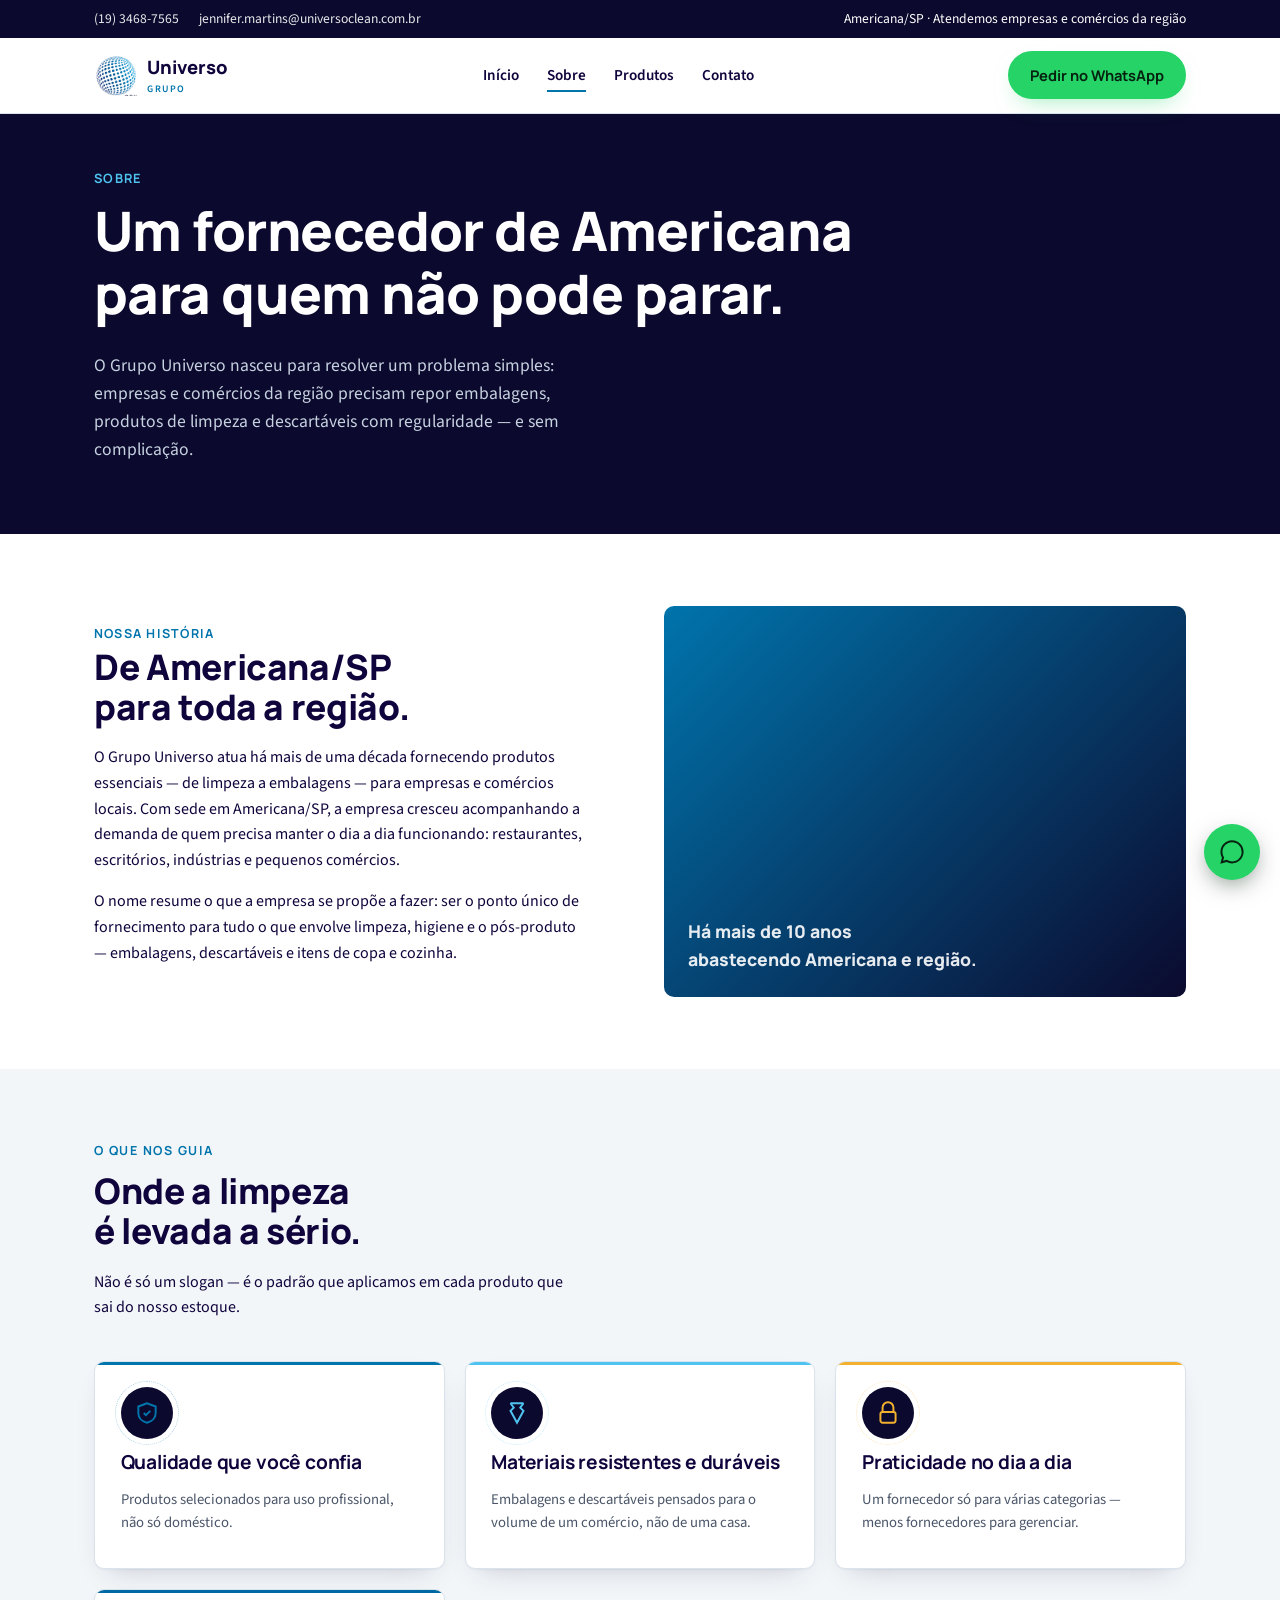
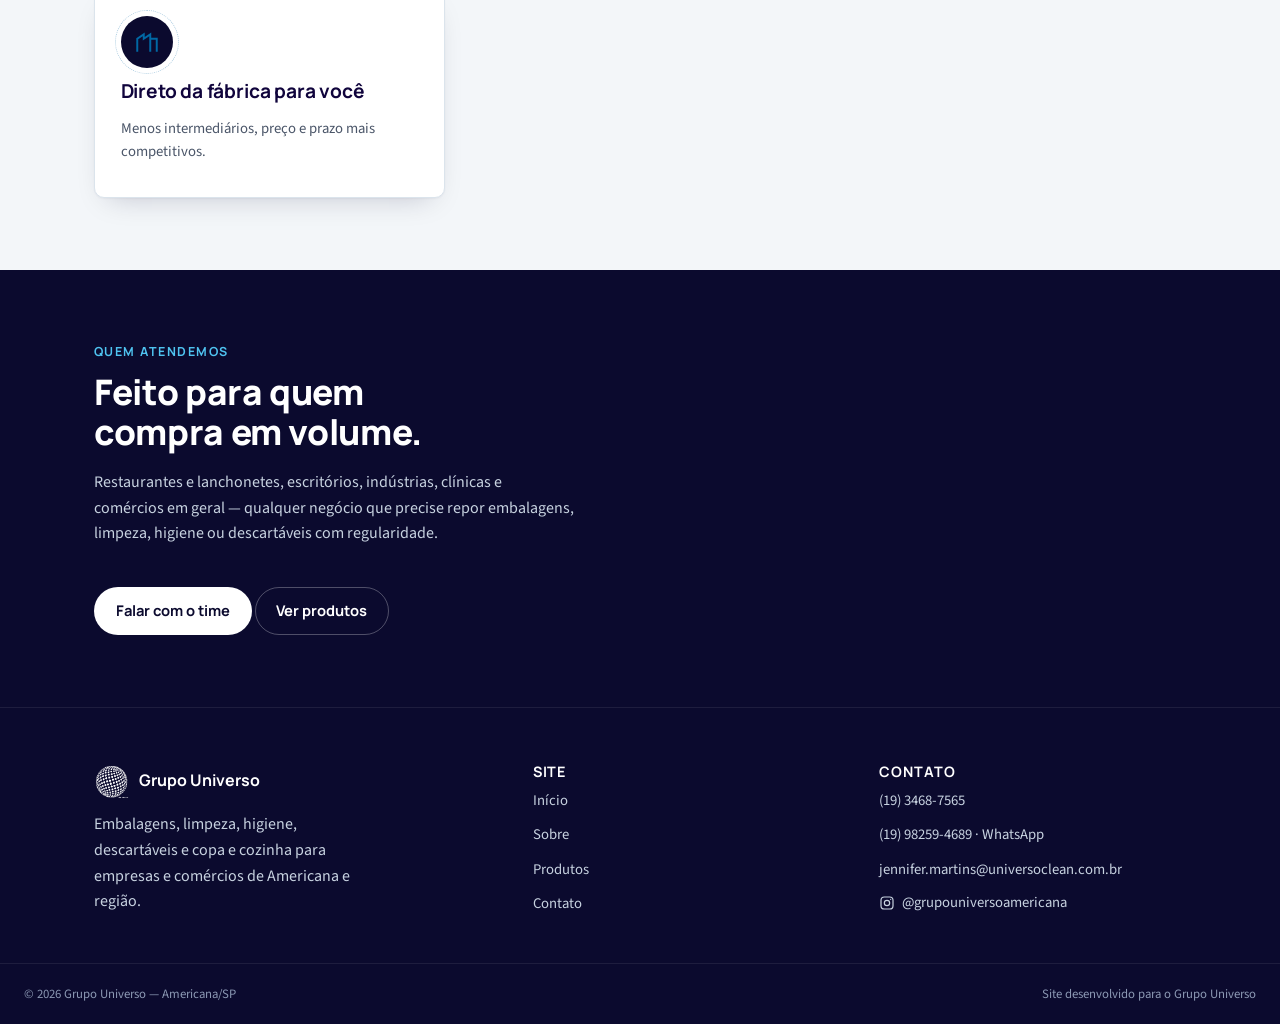
<file: sobre.html>
<!doctype html>
<html lang="pt-BR">
<head>
<meta charset="UTF-8">
<meta name="viewport" content="width=device-width, initial-scale=1.0">
<title>Sobre o Grupo Universo — Americana/SP</title>
<meta name="description" content="Conheça o Grupo Universo: fornecedor de embalagens, limpeza, higiene, descartáveis e copa e cozinha para empresas e comércios de Americana/SP e região.">
<link rel="canonical" href="https://grupouniversoamericana.com/sobre.html">
<meta property="og:type" content="website">
<meta property="og:locale" content="pt_BR">
<meta property="og:site_name" content="Grupo Universo">
<meta property="og:title" content="Sobre o Grupo Universo — Americana/SP">
<meta property="og:description" content="Fornecedor de embalagens, limpeza, higiene, descartáveis e copa e cozinha para empresas e comércios de Americana/SP e região.">
<meta property="og:url" content="https://grupouniversoamericana.com/sobre.html">
<meta property="og:image" content="https://grupouniversoamericana.com/assets/logo.png">
<link rel="icon" href="assets/favicon-32.png" sizes="32x32">
<link rel="icon" href="assets/favicon-16.png" sizes="16x16">
<link rel="apple-touch-icon" href="assets/favicon-180.png">
<link rel="preconnect" href="https://fonts.googleapis.com">
<link rel="preconnect" href="https://fonts.gstatic.com" crossorigin>
<link href="https://fonts.googleapis.com/css2?family=Manrope:wght@700;800&family=Source+Sans+3:wght@400;600;700&display=swap" rel="stylesheet">
<link rel="stylesheet" href="css/style.css">
<script type="application/ld+json">
{
  "@context": "https://schema.org",
  "@type": "Store",
  "name": "Grupo Universo",
  "image": "https://grupouniversoamericana.com/assets/logo.png",
  "url": "https://grupouniversoamericana.com/sobre.html",
  "telephone": "+551934687565",
  "email": "jennifer.martins@universoclean.com.br",
  "address": {
    "@type": "PostalAddress",
    "streetAddress": "Estrada da Servidão Bom Recreio, 530 — Galpão 05",
    "addressLocality": "Americana",
    "addressRegion": "SP",
    "postalCode": "13478-840",
    "addressCountry": "BR"
  },
  "areaServed": "Americana e região",
  "sameAs": ["https://www.instagram.com/grupouniversoamericana/"]
}
</script>
</head>
<body>

<div class="topbar">
  <div class="container">
    <div class="topbar-links">
      <a href="tel:+551934687565">(19) 3468-7565</a>
      <a href="mailto:jennifer.martins@universoclean.com.br">jennifer.martins@universoclean.com.br</a>
    </div>
    <div class="topbar-links">
      <span>Americana/SP · Atendemos empresas e comércios da região</span>
    </div>
  </div>
</div>

<header class="site">
  <div class="container">
    <a href="index.html" class="brand">
      <img src="assets/logo-icon.png" alt="">
      <span class="brand-word">Universo<span>Grupo</span></span>
    </a>
    <nav class="main" id="mainNav">
      <ul>
        <li><a href="index.html">Início</a></li>
        <li><a href="sobre.html" aria-current="page">Sobre</a></li>
        <li><a href="produtos.html">Produtos</a></li>
        <li><a href="contato.html">Contato</a></li>
      </ul>
    </nav>
    <div style="display:flex; align-items:center; gap:0.75rem;">
      <a class="btn btn-primary" href="https://wa.me/5519982594689?text=Ol%C3%A1!%20Vim%20pelo%20site%20e%20quero%20fazer%20um%20pedido." target="_blank" rel="noopener">Pedir no WhatsApp</a>
      <button class="nav-toggle" id="navToggle" aria-label="Abrir menu" aria-expanded="false" aria-controls="mainNav">
        <svg viewBox="0 0 24 24" fill="none" stroke="currentColor" stroke-width="2" stroke-linecap="round"><line x1="3" y1="6" x2="21" y2="6"/><line x1="3" y1="12" x2="21" y2="12"/><line x1="3" y1="18" x2="21" y2="18"/></svg>
      </button>
    </div>
  </div>
</header>

<section class="page-hero">
  <div class="container">
    <span class="eyebrow">Sobre</span>
    <h1>Um fornecedor de Americana para quem não pode parar.</h1>
    <p class="lede" style="max-width:56ch;">O Grupo Universo nasceu para resolver um problema simples: empresas e comércios da região precisam repor embalagens, produtos de limpeza e descartáveis com regularidade — e sem complicação.</p>
  </div>
</section>

<section>
  <div class="container split reveal">
    <div>
      <span class="eyebrow" style="color:var(--blue-600); font-family:var(--font-display); font-weight:700; letter-spacing:0.1em; text-transform:uppercase; font-size:0.78rem;">Nossa história</span>
      <h2>De Americana/SP para toda a região.</h2>
      <p>O Grupo Universo atua há mais de uma década fornecendo produtos essenciais — de limpeza a embalagens — para empresas e comércios locais. Com sede em Americana/SP, a empresa cresceu acompanhando a demanda de quem precisa manter o dia a dia funcionando: restaurantes, escritórios, indústrias e pequenos comércios.</p>
      <p>O nome resume o que a empresa se propõe a fazer: ser o ponto único de fornecimento para tudo o que envolve limpeza, higiene e o pós-produto — embalagens, descartáveis e itens de copa e cozinha.</p>
    </div>
    <div class="art-swatch">
      <span>Há mais de 10 anos<br>abastecendo Americana e região.</span>
    </div>
  </div>
</section>

<section class="on-paper">
  <div class="container">
    <div class="section-head">
      <span class="eyebrow">O que nos guia</span>
      <h2>Onde a limpeza é levada a sério.</h2>
      <p>Não é só um slogan — é o padrão que aplicamos em cada produto que sai do nosso estoque.</p>
    </div>
    <div class="cat-grid stagger">
      <article class="cat-card reveal">
        <span class="icon"><svg viewBox="0 0 24 24" fill="none" stroke="currentColor" stroke-width="1.8"><path d="M12 3 4 6v6c0 4.4 3.2 7.9 8 9 4.8-1.1 8-4.6 8-9V6l-8-3Z"/><path d="m9 12 2 2 4-4"/></svg></span>
        <h3>Qualidade que você confia</h3>
        <p>Produtos selecionados para uso profissional, não só doméstico.</p>
      </article>
      <article class="cat-card reveal">
        <span class="icon"><svg viewBox="0 0 24 24" fill="none" stroke="currentColor" stroke-width="1.8"><path d="m6 3 3 4-3 3 6 11 6-11-3-3 3-4"/><path d="M6 3h12"/></svg></span>
        <h3>Materiais resistentes e duráveis</h3>
        <p>Embalagens e descartáveis pensados para o volume de um comércio, não de uma casa.</p>
      </article>
      <article class="cat-card reveal">
        <span class="icon"><svg viewBox="0 0 24 24" fill="none" stroke="currentColor" stroke-width="1.8"><path d="M7 11V7a5 5 0 0 1 10 0v4"/><rect x="5" y="11" width="14" height="10" rx="2"/></svg></span>
        <h3>Praticidade no dia a dia</h3>
        <p>Um fornecedor só para várias categorias — menos fornecedores para gerenciar.</p>
      </article>
      <article class="cat-card reveal">
        <span class="icon"><svg viewBox="0 0 24 24" fill="none" stroke="currentColor" stroke-width="1.8"><path d="M3 21V9l6-4v4l6-4v16"/><path d="M15 9h6v12"/><path d="M9 13h.01M9 17h.01M18 13h.01M18 17h.01"/></svg></span>
        <h3>Direto da fábrica para você</h3>
        <p>Menos intermediários, preço e prazo mais competitivos.</p>
      </article>
    </div>
  </div>
</section>

<section class="on-navy">
  <div class="container">
    <div class="section-head">
      <span class="eyebrow">Quem atendemos</span>
      <h2>Feito para quem compra em volume.</h2>
      <p>Restaurantes e lanchonetes, escritórios, indústrias, clínicas e comércios em geral — qualquer negócio que precise repor embalagens, limpeza, higiene ou descartáveis com regularidade.</p>
    </div>
    <div class="actions">
      <a class="btn btn-light" href="https://wa.me/5519982594689?text=Ol%C3%A1!%20Vim%20pelo%20site%20e%20quero%20fazer%20um%20pedido." target="_blank" rel="noopener">Falar com o time</a>
      <a class="btn btn-ghost" style="color:#fff; border-color:rgba(255,255,255,0.28);" href="produtos.html">Ver produtos</a>
    </div>
  </div>
</section>

<footer class="site">
  <div class="container">
    <div>
      <div class="footer-brand">
        <img src="assets/logo-icon.png" alt="">
        <strong>Grupo Universo</strong>
      </div>
      <p style="color:#c7d2e0; max-width:34ch;">Embalagens, limpeza, higiene, descartáveis e copa e cozinha para empresas e comércios de Americana e região.</p>
    </div>
    <div>
      <h4>Site</h4>
      <ul>
        <li><a href="index.html">Início</a></li>
        <li><a href="sobre.html">Sobre</a></li>
        <li><a href="produtos.html">Produtos</a></li>
        <li><a href="contato.html">Contato</a></li>
      </ul>
    </div>
    <div>
      <h4>Contato</h4>
      <ul>
        <li><a href="tel:+551934687565">(19) 3468-7565</a></li>
        <li><a href="https://wa.me/5519982594689" target="_blank" rel="noopener">(19) 98259-4689 · WhatsApp</a></li>
        <li><a href="mailto:jennifer.martins@universoclean.com.br">jennifer.martins@universoclean.com.br</a></li>
        <li><a href="https://www.instagram.com/grupouniversoamericana/" target="_blank" rel="noopener" style="display:inline-flex; align-items:center; gap:0.4rem;"><svg viewBox="0 0 24 24" width="16" height="16" fill="none" stroke="currentColor" stroke-width="1.8"><rect x="3" y="3" width="18" height="18" rx="5"/><circle cx="12" cy="12" r="4"/><circle cx="17.5" cy="6.5" r="1" fill="currentColor" stroke="none"/></svg>@grupouniversoamericana</a></li>
      </ul>
    </div>
  </div>
  <div class="footer-bottom">
    <span>© <span id="year"></span> Grupo Universo — Americana/SP</span>
    <span>Site desenvolvido para o Grupo Universo</span>
  </div>
</footer>

<a class="wa-float" href="https://wa.me/5519982594689?text=Ol%C3%A1!%20Vim%20pelo%20site%20e%20quero%20fazer%20um%20pedido." target="_blank" rel="noopener" aria-label="Falar no WhatsApp">
  <svg viewBox="0 0 24 24" width="28" height="28" fill="currentColor"><path d="M12.04 2C6.58 2 2.13 6.45 2.13 11.91c0 1.75.46 3.39 1.26 4.81L2 22l5.42-1.42a9.87 9.87 0 0 0 4.62 1.17h.01c5.46 0 9.9-4.45 9.9-9.91C21.96 6.45 17.5 2 12.04 2Zm0 18.06h-.01a8.2 8.2 0 0 1-4.18-1.14l-.3-.18-3.12.82.83-3.04-.2-.31a8.19 8.19 0 0 1-1.26-4.3c0-4.53 3.69-8.22 8.24-8.22 2.2 0 4.27.86 5.82 2.41a8.16 8.16 0 0 1 2.41 5.82c0 4.54-3.69 8.14-8.23 8.14Z"/></svg>
</a>

<div class="mobile-cta-bar">
  <a class="btn btn-ghost btn-icon" href="tel:+551934687565" aria-label="Ligar para o Grupo Universo">
    <svg viewBox="0 0 24 24" width="20" height="20" fill="none" stroke="currentColor" stroke-width="1.8"><path d="M22 16.92v3a2 2 0 0 1-2.18 2 19.79 19.79 0 0 1-8.63-3.07 19.5 19.5 0 0 1-6-6 19.79 19.79 0 0 1-3.07-8.67A2 2 0 0 1 4.11 2h3a2 2 0 0 1 2 1.72c.13.96.36 1.9.68 2.81a2 2 0 0 1-.45 2.11L8.09 9.91a16 16 0 0 0 6 6l1.27-1.27a2 2 0 0 1 2.11-.45c.91.32 1.85.55 2.81.68A2 2 0 0 1 22 16.92Z"/></svg>
  </a>
  <a class="btn btn-primary" href="https://wa.me/5519982594689?text=Ol%C3%A1!%20Vim%20pelo%20site%20e%20quero%20fazer%20um%20pedido." target="_blank" rel="noopener">
    <svg viewBox="0 0 24 24" fill="currentColor" width="18" height="18"><path d="M12.04 2C6.58 2 2.13 6.45 2.13 11.91c0 1.75.46 3.39 1.26 4.81L2 22l5.42-1.42a9.87 9.87 0 0 0 4.62 1.17h.01c5.46 0 9.9-4.45 9.9-9.91C21.96 6.45 17.5 2 12.04 2Zm0 18.06h-.01a8.2 8.2 0 0 1-4.18-1.14l-.3-.18-3.12.82.83-3.04-.2-.31a8.19 8.19 0 0 1-1.26-4.3c0-4.53 3.69-8.22 8.24-8.22 2.2 0 4.27.86 5.82 2.41a8.16 8.16 0 0 1 2.41 5.82c0 4.54-3.69 8.14-8.23 8.14Z"/></svg>
    Falar no WhatsApp
  </a>
</div>

<script src="js/main.js"></script>
</body>
</html>
</file>
<file: css/style.css>
/* =========================================================
   Grupo Universo — design system
   Paleta extraída da identidade real (logo + posts do Instagram):
   azul-royal #007EBA -> índigo profundo #10043C, âmbar de selo #F3B02E
   ========================================================= */

:root {
  /* cor */
  --navy-950: #0b0a2e;   /* fundo profundo (hero, rodapé) */
  --navy-900: #14123f;   /* superfície navy secundária */
  --navy-800: #1d1a52;   /* cards sobre navy */
  --ink: #10043c;        /* texto em fundo claro (cor real do wordmark) */
  --blue-600: #0074ac;   /* azul da marca (dos pontos do globo), ajustado para contraste AA em texto */
  --blue-500: #0068a4;
  --sky-400: #4fc3f0;    /* realce claro, títulos sobre navy */
  --amber-400: #f3b02e;  /* selo / CTA quente, uso comedido */
  --paper: #f3f6f9;      /* fundo claro, neutro frio */
  --paper-dim: #e7edf3;
  --white: #ffffff;
  --line: #dbe4ec;
  --text-dim: #4a5568;

  /* tipo */
  --font-display: "Manrope", "Segoe UI", sans-serif;
  --font-body: "Source Sans 3", "Segoe UI", sans-serif;

  /* layout */
  --max-w: 1140px;
  --radius: 10px;
  --shadow: 0 1px 2px rgba(11, 10, 46, 0.04), 0 12px 28px -14px rgba(11, 10, 46, 0.22);
}

* { box-sizing: border-box; }
html { scroll-behavior: smooth; }

body {
  margin: 0;
  background: var(--white);
  color: var(--ink);
  font-family: var(--font-body);
  line-height: 1.6;
  -webkit-font-smoothing: antialiased;
}

img { max-width: 100%; display: block; }

a { color: inherit; }

h1, h2, h3, h4 {
  font-family: var(--font-display);
  line-height: 1.15;
  margin: 0 0 0.5em;
  text-wrap: balance;
  letter-spacing: -0.01em;
}

h1 { font-size: clamp(2.1rem, 4.4vw, 3.4rem); font-weight: 800; }
h2 { font-size: clamp(1.6rem, 3vw, 2.2rem); font-weight: 800; }
h3 { font-size: 1.2rem; font-weight: 700; }

p { margin: 0 0 1em; max-width: 62ch; }
p.lede { font-size: 1.1rem; color: var(--text-dim); }

.container {
  max-width: var(--max-w);
  margin: 0 auto;
  padding: 0 1.5rem;
}

:focus-visible {
  outline: 3px solid var(--amber-400);
  outline-offset: 2px;
}

@media (prefers-reduced-motion: reduce) {
  html { scroll-behavior: auto; }
  * { animation-duration: 0.001ms !important; transition-duration: 0.001ms !important; }
}

/* ---------- top bar ---------- */
.topbar {
  background: var(--navy-950);
  color: var(--white);
  font-size: 0.85rem;
}
.topbar .container {
  display: flex;
  justify-content: space-between;
  align-items: center;
  gap: 1rem;
  padding-top: 0.5rem;
  padding-bottom: 0.5rem;
  flex-wrap: wrap;
}
.topbar a { text-decoration: none; opacity: 0.9; }
.topbar a:hover { opacity: 1; text-decoration: underline; }
.topbar .topbar-links { display: flex; gap: 1.25rem; flex-wrap: wrap; }

/* ---------- header / nav ---------- */
header.site {
  background: var(--white);
  border-bottom: 1px solid var(--line);
  position: sticky;
  top: 0;
  z-index: 40;
}
header.site .container {
  display: flex;
  align-items: center;
  justify-content: space-between;
  padding-top: 0.85rem;
  padding-bottom: 0.85rem;
}
.brand { display: flex; align-items: center; gap: 0.6rem; text-decoration: none; }
.brand img { height: 42px; width: auto; }
.brand-word { font-family: var(--font-display); font-weight: 800; font-size: 1.15rem; color: var(--ink); }
.brand-word span { display: block; font-family: var(--font-body); font-weight: 600; font-size: 0.62rem; letter-spacing: 0.14em; color: var(--blue-600); text-transform: uppercase; }

nav.main { display: flex; align-items: center; gap: 2rem; }
nav.main ul { list-style: none; display: flex; gap: 1.75rem; margin: 0; padding: 0; }
nav.main a {
  text-decoration: none;
  font-weight: 600;
  font-size: 0.95rem;
  color: var(--ink);
  padding: 0.3rem 0;
  border-bottom: 2px solid transparent;
}
nav.main a:hover, nav.main a[aria-current="page"] { border-color: var(--blue-600); }

.btn {
  display: inline-flex;
  align-items: center;
  gap: 0.5rem;
  font-family: var(--font-display);
  font-weight: 700;
  font-size: 0.92rem;
  padding: 0.7rem 1.3rem;
  border-radius: 100px;
  text-decoration: none;
  border: 1px solid transparent;
  cursor: pointer;
  white-space: nowrap;
}
.btn-primary { background: #25d366; color: #06210f; }
.btn-primary:hover { background: #1fbd5a; }
.btn-ghost { background: transparent; border-color: var(--line); color: var(--ink); }
.btn-ghost:hover { border-color: var(--blue-600); color: var(--blue-600); }
.btn-light { background: var(--white); color: var(--navy-950); }
.btn-light:hover { background: var(--paper-dim); }

.nav-toggle {
  display: none;
  background: none;
  border: 1px solid var(--line);
  border-radius: 8px;
  width: 42px;
  height: 42px;
  align-items: center;
  justify-content: center;
  cursor: pointer;
}
.nav-toggle svg { width: 20px; height: 20px; }

/* ---------- hero ---------- */
.hero {
  position: relative;
  background: var(--navy-950);
  color: var(--white);
  overflow: hidden;
}
.hero canvas.dotfield {
  position: absolute;
  inset: 0;
  width: 100%;
  height: 100%;
  opacity: 0.55;
}
.hero .container {
  position: relative;
  padding: 5.5rem 1.5rem 5rem;
  display: grid;
  grid-template-columns: 1.1fr 0.9fr;
  gap: 3rem;
  align-items: center;
}
.hero .eyebrow {
  font-family: var(--font-display);
  font-size: 0.8rem;
  font-weight: 700;
  letter-spacing: 0.12em;
  text-transform: uppercase;
  color: var(--sky-400);
  margin-bottom: 1rem;
}
.hero h1 { color: var(--white); }
.hero h1 em { color: var(--sky-400); font-style: normal; }
.hero p.lede { color: #c7d2e0; max-width: 46ch; }
.hero .actions { display: flex; gap: 0.9rem; margin-top: 1.75rem; flex-wrap: wrap; }
.hero .fact-card {
  background: var(--navy-900);
  border: 1px solid rgba(255,255,255,0.08);
  border-radius: var(--radius);
  padding: 1.75rem;
}
.hero .fact-card dl { display: grid; grid-template-columns: 1fr 1fr; gap: 1.25rem 1rem; margin: 0; }
.hero .fact-card dt { font-size: 0.78rem; color: #9fb0c9; text-transform: uppercase; letter-spacing: 0.06em; }
.hero .fact-card dd { margin: 0.2rem 0 0; font-family: var(--font-display); font-weight: 800; font-size: 1.4rem; color: var(--white); }

@media (max-width: 860px) {
  .hero .container { grid-template-columns: 1fr; padding-top: 3rem; padding-bottom: 3rem; }
}

/* ---------- trust strip ---------- */
.trust-strip { background: var(--paper); border-bottom: 1px solid var(--line); }
.trust-strip .container {
  padding: 1.75rem 1.5rem;
  display: grid;
  grid-template-columns: repeat(4, 1fr);
  gap: 1.5rem;
}
.trust-item { display: flex; align-items: center; gap: 0.75rem; }
.trust-item .icon {
  flex: none;
  width: 40px; height: 40px;
  border-radius: 50%;
  background: var(--white);
  border: 1px solid var(--line);
  display: flex; align-items: center; justify-content: center;
  color: var(--blue-600);
}
.trust-item .icon svg { width: 20px; height: 20px; }
.trust-item strong { display: block; font-size: 0.88rem; font-family: var(--font-display); }
.trust-item span { font-size: 0.8rem; color: var(--text-dim); }

@media (max-width: 860px) {
  .trust-strip .container { grid-template-columns: repeat(2, 1fr); }
}

/* ---------- section shell ---------- */
section { padding: 4.5rem 0; }
.section-head { max-width: 60ch; margin-bottom: 2.5rem; }
.section-head .eyebrow {
  font-family: var(--font-display);
  font-size: 0.78rem;
  font-weight: 700;
  letter-spacing: 0.12em;
  text-transform: uppercase;
  color: var(--blue-600);
  margin-bottom: 0.6rem;
  display: block;
}
.on-navy { background: var(--navy-950); color: var(--white); }
.on-navy p { color: #c7d2e0; }
.on-navy .section-head .eyebrow { color: var(--sky-400); }
.on-paper { background: var(--paper); }

/* ---------- category grid ---------- */
.cat-grid {
  display: grid;
  grid-template-columns: repeat(3, 1fr);
  gap: 1.25rem;
}
@media (max-width: 900px) {
  .cat-grid { grid-template-columns: repeat(2, 1fr); }
}
@media (max-width: 560px) {
  .cat-grid { grid-template-columns: 1fr; }
}
.cat-card {
  background: var(--white);
  border: 1px solid var(--line);
  border-radius: var(--radius);
  padding: 1.6rem;
  box-shadow: var(--shadow);
  display: flex;
  flex-direction: column;
  gap: 0.75rem;
}
.cat-card .icon {
  width: 52px; height: 52px;
  border-radius: 14px;
  background: var(--navy-950);
  color: var(--sky-400);
  display: flex; align-items: center; justify-content: center;
}
.cat-card .icon svg { width: 26px; height: 26px; }
.cat-card h3 { margin-bottom: 0.15rem; }
.cat-card p { font-size: 0.92rem; color: var(--text-dim); margin-bottom: 0.5rem; }
.cat-card .cat-link {
  margin-top: auto;
  font-family: var(--font-display);
  font-weight: 700;
  font-size: 0.86rem;
  color: var(--blue-600);
  text-decoration: none;
  display: inline-flex;
  align-items: center;
  gap: 0.35rem;
}
.cat-card .cat-link:hover { text-decoration: underline; }

/* ---------- steps ---------- */
.steps { display: grid; grid-template-columns: repeat(3, 1fr); gap: 1.75rem; counter-reset: step; }
.step { position: relative; padding-left: 3.2rem; }
.step::before {
  counter-increment: step;
  content: counter(step, decimal-leading-zero);
  position: absolute;
  left: 0; top: -0.2rem;
  font-family: var(--font-display);
  font-weight: 800;
  font-size: 1rem;
  color: var(--navy-950);
  background: var(--sky-400);
  width: 2.3rem; height: 2.3rem;
  border-radius: 50%;
  display: flex; align-items: center; justify-content: center;
}
@media (max-width: 780px) {
  .steps { grid-template-columns: 1fr; }
}

/* ---------- about teaser / split ---------- */
.split { display: grid; grid-template-columns: 1fr 1fr; gap: 3rem; align-items: center; }
.split img, .split .art { border-radius: var(--radius); }
.art-swatch {
  aspect-ratio: 4/3;
  border-radius: var(--radius);
  background: linear-gradient(135deg, var(--blue-600), var(--navy-950));
  position: relative;
  overflow: hidden;
  display: flex;
  align-items: flex-end;
  padding: 1.5rem;
}
.art-swatch span {
  font-family: var(--font-display);
  font-weight: 800;
  color: rgba(255,255,255,0.9);
  font-size: 1.1rem;
}
@media (max-width: 860px) {
  .split { grid-template-columns: 1fr; }
}

/* ---------- CTA band ---------- */
.cta-band {
  background: var(--navy-950);
  color: var(--white);
  text-align: center;
}
.cta-band h2 { color: var(--white); }
.cta-band p { color: #c7d2e0; margin: 0 auto 1.75rem; }
.cta-band .actions { display: flex; justify-content: center; gap: 1rem; flex-wrap: wrap; }

/* ---------- footer ---------- */
footer.site {
  background: var(--navy-950);
  color: #c7d2e0;
  border-top: 1px solid rgba(255,255,255,0.08);
}
footer.site .container {
  padding: 3.5rem 1.5rem 2rem;
  display: grid;
  grid-template-columns: 1.3fr 1fr 1fr;
  gap: 2.5rem;
}
footer.site h4 { color: var(--white); font-size: 0.9rem; text-transform: uppercase; letter-spacing: 0.06em; }
footer.site ul { list-style: none; margin: 0; padding: 0; display: flex; flex-direction: column; gap: 0.55rem; }
footer.site a { text-decoration: none; color: #c7d2e0; font-size: 0.92rem; }
footer.site a:hover { color: var(--white); }
.footer-brand { display: flex; align-items: center; gap: 0.6rem; margin-bottom: 0.9rem; }
.footer-brand img { height: 34px; filter: brightness(0) invert(1); }
.footer-brand strong { font-family: var(--font-display); color: var(--white); }
.footer-bottom {
  border-top: 1px solid rgba(255,255,255,0.08);
  padding: 1.25rem 1.5rem;
  font-size: 0.8rem;
  color: #8b98b3;
  display: flex;
  justify-content: space-between;
  flex-wrap: wrap;
  gap: 0.5rem;
}
@media (max-width: 780px) {
  footer.site .container { grid-template-columns: 1fr; }
}

/* ---------- whatsapp float ---------- */
.wa-float {
  position: fixed;
  right: 1.25rem;
  bottom: 1.25rem;
  z-index: 50;
  background: #25d366;
  color: #06210f;
  width: 56px;
  height: 56px;
  border-radius: 50%;
  display: flex;
  align-items: center;
  justify-content: center;
  text-decoration: none;
  box-shadow: 0 8px 24px -6px rgba(6, 33, 15, 0.55);
}
.wa-float svg { width: 28px; height: 28px; }

/* ---------- page hero (inner pages) ---------- */
.page-hero {
  background: var(--navy-950);
  color: var(--white);
  padding: 3.25rem 0;
}
.page-hero .eyebrow { color: var(--sky-400); font-family: var(--font-display); font-weight: 700; letter-spacing: 0.1em; text-transform: uppercase; font-size: 0.8rem; }
.page-hero h1 { color: var(--white); margin-top: 0.5rem; }
.page-hero p { color: #c7d2e0; }

/* ---------- product detail blocks ---------- */
.product-block {
  display: grid;
  grid-template-columns: 200px 1fr;
  gap: 2rem;
  align-items: start;
  padding: 2.5rem 0;
  border-bottom: 1px solid var(--line);
}
.product-block:last-child { border-bottom: none; }
.product-block .icon {
  width: 96px; height: 96px;
  border-radius: 20px;
  background: var(--navy-950);
  color: var(--sky-400);
  display: flex; align-items: center; justify-content: center;
}
.product-block .icon svg { width: 48px; height: 48px; }
.product-block ul.items {
  list-style: none;
  margin: 0.75rem 0 1rem;
  padding: 0;
  display: flex;
  flex-wrap: wrap;
  gap: 0.5rem;
}
.product-block ul.items li {
  background: var(--paper);
  border: 1px solid var(--line);
  border-radius: 100px;
  padding: 0.3rem 0.85rem;
  font-size: 0.85rem;
  color: var(--text-dim);
}
@media (max-width: 700px) {
  .product-block { grid-template-columns: 1fr; }
}

/* ---------- contact page ---------- */
.contact-grid { display: grid; grid-template-columns: 1fr 1fr; gap: 3rem; }
.contact-card {
  background: var(--paper);
  border: 1px solid var(--line);
  border-radius: var(--radius);
  padding: 1.75rem;
  display: flex;
  gap: 1rem;
  align-items: flex-start;
}
.contact-card .icon {
  flex: none;
  width: 44px; height: 44px;
  border-radius: 12px;
  background: var(--navy-950);
  color: var(--sky-400);
  display: flex; align-items: center; justify-content: center;
}
.contact-card .icon svg { width: 22px; height: 22px; }
.contact-card h3 { margin-bottom: 0.25rem; }
.contact-card a { color: var(--blue-600); text-decoration: none; font-weight: 600; }
.contact-card a:hover { text-decoration: underline; }
.contact-list { display: flex; flex-direction: column; gap: 1rem; }
.map-frame {
  border: 1px solid var(--line);
  border-radius: var(--radius);
  overflow: hidden;
  height: 100%;
  min-height: 320px;
}
.map-frame iframe { width: 100%; height: 100%; min-height: 320px; border: 0; }
@media (max-width: 860px) {
  .contact-grid { grid-template-columns: 1fr; }
}

/* ---------- mobile nav ---------- */
@media (max-width: 900px) {
  nav.main ul { display: none; }
  .nav-toggle { display: flex; }
  header.site .btn-primary { display: none; }
  nav.main.open ul {
    display: flex;
    flex-direction: column;
    position: absolute;
    top: 100%;
    left: 0;
    right: 0;
    background: var(--white);
    border-bottom: 1px solid var(--line);
    padding: 1rem 1.5rem 1.5rem;
    gap: 1rem;
    box-shadow: var(--shadow);
  }
  header.site { position: relative; }
  header.site .container { position: relative; }
}
@media (max-width: 560px) {
  .topbar .topbar-links:last-child { display: none; }
  .brand-word { font-size: 1rem; }
}

/* =========================================================
   Evolução visual — motivo do globo pontilhado (assinatura
   da marca) usado como fio condutor: anéis pontilhados nos
   ícones, divisores em constelação, selo âmbar.
   ========================================================= */

/* ---------- botões: micro-interação ---------- */
.btn { transition: transform 0.18s ease, box-shadow 0.18s ease, background-color 0.18s ease, border-color 0.18s ease, color 0.18s ease; }
.btn-primary { box-shadow: 0 10px 24px -12px rgba(37, 211, 102, 0.55); }
.btn-primary:hover { transform: translateY(-2px); box-shadow: 0 14px 30px -12px rgba(37, 211, 102, 0.65); }
.btn-light:hover { transform: translateY(-2px); }
.btn-ghost:hover { transform: translateY(-2px); }
.btn:active { transform: translateY(0); }
.btn-icon { flex: none; width: 46px; height: 46px; padding: 0; border-radius: 50%; }

/* ---------- selo / badge âmbar ---------- */
.badge {
  display: inline-flex;
  align-items: center;
  gap: 0.5rem;
  font-family: var(--font-display);
  font-weight: 700;
  font-size: 0.8rem;
  padding: 0.45rem 0.9rem 0.45rem 0.7rem;
  border-radius: 100px;
  max-width: 100%;
}
.badge .dot { width: 7px; height: 7px; border-radius: 50%; flex: none; background: currentColor; }
.badge-amber {
  background: rgba(243, 176, 46, 0.14);
  border: 1px solid rgba(243, 176, 46, 0.4);
  color: #8a5c0a;
}
.badge-amber .dot { box-shadow: 0 0 0 4px rgba(243, 176, 46, 0.2); }
.hero .badge-amber, .on-navy .badge-amber { color: var(--amber-400); }

/* ---------- nó / ícone com anel pontilhado (globo da marca) ---------- */
.cat-card .icon,
.product-block .icon,
.contact-card .icon {
  border-radius: 50%;
  position: relative;
}
.cat-card .icon::after,
.product-block .icon::after,
.contact-card .icon::after {
  content: "";
  position: absolute;
  inset: -6px;
  border-radius: 50%;
  border: 1.5px dotted currentColor;
  opacity: 0.32;
}

/* ---------- divisor em constelação ---------- */
.orbit-rule {
  height: 30px;
  background-image: radial-gradient(circle, rgba(0, 116, 172, 0.32) 1.6px, transparent 1.6px);
  background-size: 22px 22px;
  background-position: center;
  -webkit-mask-image: linear-gradient(90deg, transparent, #000 20%, #000 80%, transparent);
  mask-image: linear-gradient(90deg, transparent, #000 20%, #000 80%, transparent);
}
.on-navy .orbit-rule,
.hero .orbit-rule {
  background-image: radial-gradient(circle, rgba(79, 195, 240, 0.4) 1.6px, transparent 1.6px);
}

/* ---------- hero: destaque de tempo de atuação ---------- */
.fact-highlight {
  display: flex;
  align-items: baseline;
  gap: 0.7rem;
  padding-bottom: 1.15rem;
  margin-bottom: 1.15rem;
  border-bottom: 1px solid rgba(255, 255, 255, 0.1);
}
.fact-highlight strong {
  font-family: var(--font-display);
  font-weight: 800;
  font-size: 2.5rem;
  line-height: 1;
  color: var(--amber-400);
}
.fact-highlight span { color: #c7d2e0; font-size: 0.85rem; max-width: 22ch; }

/* ---------- categorias: accent por card + hover ---------- */
.cat-card {
  position: relative;
  overflow: hidden;
  transition: transform 0.28s ease, box-shadow 0.28s ease;
}
.cat-card::before {
  content: "";
  position: absolute;
  top: 0; left: 0; right: 0;
  height: 3px;
  background: var(--accent, var(--blue-600));
}
.cat-card:hover { transform: translateY(-5px); box-shadow: 0 22px 42px -20px rgba(11, 10, 46, 0.4); }
.cat-card .icon { background: var(--navy-950); color: var(--accent, var(--sky-400)); }
.cat-card:nth-child(5n+1) { --accent: #0074ac; }
.cat-card:nth-child(5n+2) { --accent: #4fc3f0; }
.cat-card:nth-child(5n+3) { --accent: #f3b02e; }
.cat-card:nth-child(5n+4) { --accent: #0068a4; }
.cat-card:nth-child(5n+5) { --accent: #4fc3f0; }

/* ---------- FAQ (accordion nativo, acessível) ---------- */
.faq { display: flex; flex-direction: column; gap: 0.75rem; max-width: 780px; }
.faq details {
  background: var(--white);
  border: 1px solid var(--line);
  border-radius: var(--radius);
  padding: 0 1.25rem;
}
.faq summary {
  cursor: pointer;
  list-style: none;
  display: flex;
  align-items: center;
  justify-content: space-between;
  gap: 1rem;
  padding: 1.1rem 0;
  font-family: var(--font-display);
  font-weight: 700;
  font-size: 1.02rem;
  color: var(--ink);
}
.faq summary::-webkit-details-marker { display: none; }
.faq summary .plus {
  flex: none;
  width: 26px; height: 26px;
  border-radius: 50%;
  border: 1.5px solid var(--line);
  position: relative;
  transition: transform 0.25s ease, border-color 0.25s ease;
}
.faq summary .plus::before, .faq summary .plus::after {
  content: "";
  position: absolute;
  top: 50%; left: 50%;
  background: var(--blue-600);
  transform: translate(-50%, -50%);
}
.faq summary .plus::before { width: 10px; height: 1.6px; }
.faq summary .plus::after { width: 1.6px; height: 10px; }
.faq details[open] summary .plus { transform: rotate(135deg); border-color: var(--blue-600); }
.faq details[open] summary { border-bottom: 1px solid var(--line); padding-bottom: 0.9rem; }
.faq .faq-a { padding: 0.9rem 0 1.25rem; color: var(--text-dim); font-size: 0.95rem; margin: 0; max-width: 62ch; }

/* ---------- CTA social (Instagram) ---------- */
.social-cta {
  background: linear-gradient(135deg, var(--navy-950), var(--blue-600));
  border-radius: var(--radius);
  padding: 2.25rem 2.5rem;
  display: flex;
  align-items: center;
  justify-content: space-between;
  gap: 2rem;
  flex-wrap: wrap;
  color: var(--white);
}
.social-cta .social-text { display: flex; align-items: center; gap: 1rem; }
.social-cta .social-icon {
  flex: none; width: 52px; height: 52px; border-radius: 50%;
  background: rgba(255,255,255,0.1); border: 1.5px dotted rgba(255,255,255,0.4);
  display: flex; align-items: center; justify-content: center;
}
.social-cta .social-icon svg { width: 26px; height: 26px; }
.social-cta .handle { font-family: var(--font-display); font-weight: 800; font-size: 1.15rem; display: block; }
.social-cta p { color: #c7d2e0; margin: 0.2rem 0 0; }

/* ---------- reveal on scroll ----------
   Conteúdo sempre visível por padrão (funciona sem JS). A
   animação só é ativada depois que o JS confirma suporte a
   IntersectionObserver, via classe no <html> — reforço
   progressivo, nunca esconde conteúdo se o script falhar. */
html.js-reveal .reveal {
  opacity: 0;
  transform: translateY(18px);
  transition: opacity 0.7s cubic-bezier(0.2, 0.7, 0.2, 1), transform 0.7s cubic-bezier(0.2, 0.7, 0.2, 1);
}
html.js-reveal .reveal.is-visible { opacity: 1; transform: none; }
.stagger > *:nth-child(1) { transition-delay: 0.03s; }
.stagger > *:nth-child(2) { transition-delay: 0.09s; }
.stagger > *:nth-child(3) { transition-delay: 0.15s; }
.stagger > *:nth-child(4) { transition-delay: 0.21s; }
.stagger > *:nth-child(5) { transition-delay: 0.27s; }

/* ---------- barra fixa de WhatsApp (mobile) ---------- */
.mobile-cta-bar {
  position: fixed;
  left: 0; right: 0; bottom: 0;
  z-index: 60;
  display: none;
  gap: 0.6rem;
  padding: 0.6rem 0.85rem calc(0.6rem + env(safe-area-inset-bottom));
  background: var(--white);
  border-top: 1px solid var(--line);
  box-shadow: 0 -10px 26px -14px rgba(11, 10, 46, 0.28);
}
.mobile-cta-bar .btn-primary { flex: 1; justify-content: center; }
@media (max-width: 640px) {
  .mobile-cta-bar { display: flex; }
  .wa-float { display: none; }
  body { padding-bottom: 4.6rem; }
}
</file>
